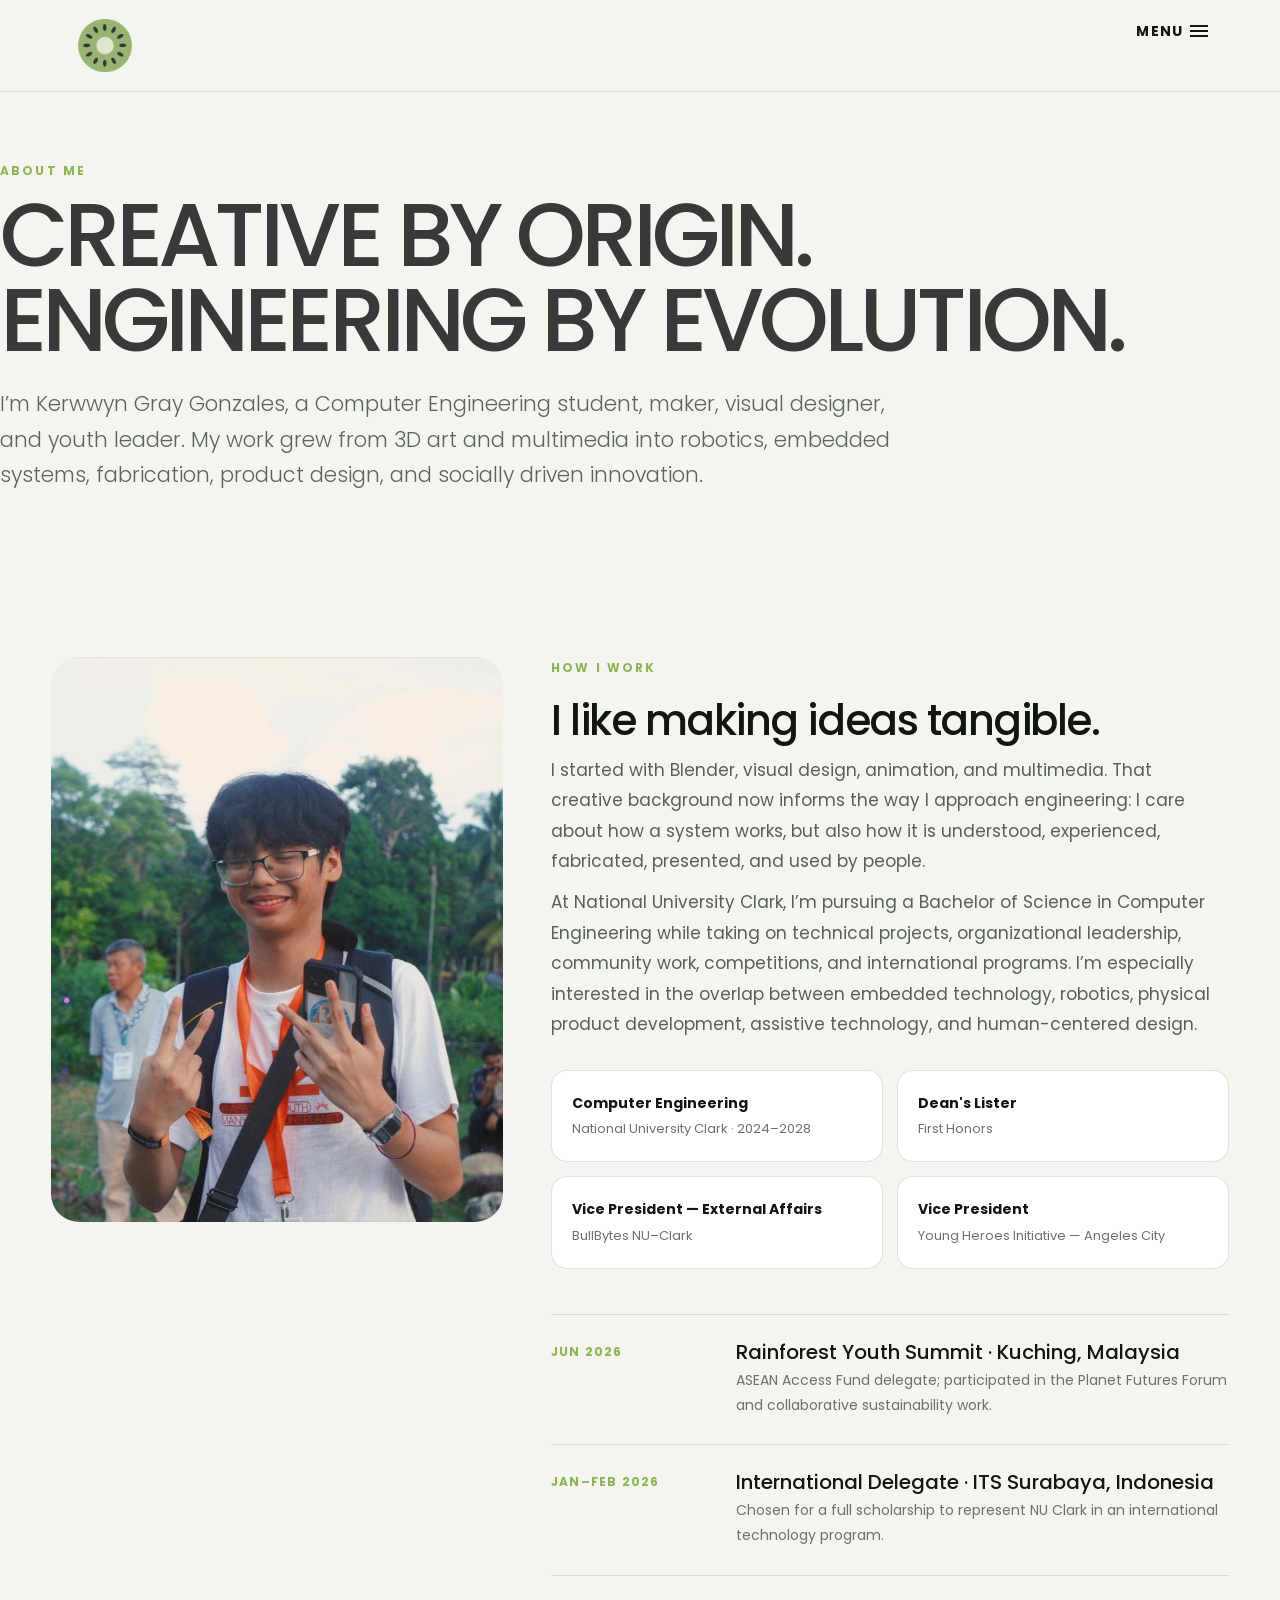
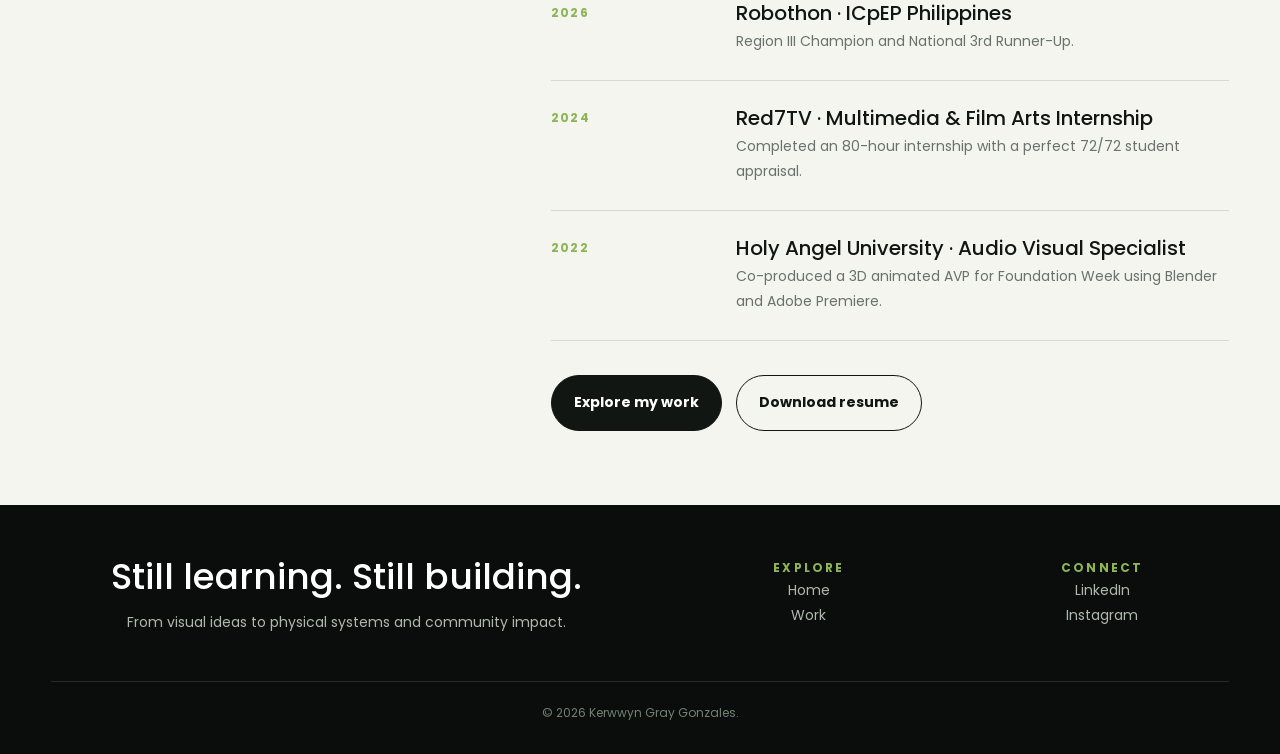
<file: about.html>
<!DOCTYPE html>
<html lang="en">
<head>
  <meta charset="utf-8"><meta http-equiv="X-UA-Compatible" content="IE=edge"><meta name="viewport" content="width=device-width, initial-scale=1">
  <title>About — Kerwwyn Gray Gonzales</title>
  <link rel="icon" href="img/Kiwi.png" type="image/x-icon">
  <link href="css/bootstrap.min.css" rel="stylesheet"><link href="ionicons/css/ionicons.min.css" rel="stylesheet"><link href="css/style.css" rel="stylesheet"><link href="css/style-v2.css" rel="stylesheet">
</head>
<body>
  <header class="box-header"><div class="box-logo"><a href="index.html"><img src="img/Kiwi.png" alt="Kerwwyn Gray logo"></a></div><a class="box-primary-nav-trigger" href="#0"><span class="box-menu-text">Menu</span><span class="box-menu-icon"></span></a></header>
  <nav><ul class="box-primary-nav"><li class="box-label">Explore</li><li><a href="index.html">Home</a></li><li><a href="portfolio.html">Selected Work</a></li><li><a href="about.html">About Me</a> <i class="ion-ios-circle-filled color"></i></li><li><a href="contact.html">Contact</a></li><li><a href="img/Gonzales, Kerwwyn Gray - Resume.pdf" download>Resume</a></li></ul></nav>
  <main>
    <section class="v2-shell page-hero reveal"><div class="eyebrow">About me</div><h1>Creative by origin.<br>Engineering by evolution.</h1><p class="lead">I’m Kerwwyn Gray Gonzales, a Computer Engineering student, maker, visual designer, and youth leader. My work grew from 3D art and multimedia into robotics, embedded systems, fabrication, product design, and socially driven innovation.</p></section>
    <section class="section-v2 compact"><div class="v2-shell about-grid">
      <div class="about-photo reveal"><img src="img/portfolio-2026/rays-portrait.jpg" alt="Kerwwyn Gray Gonzales"></div>
      <div class="about-copy reveal">
        <div class="eyebrow">How I work</div><h2>I like making ideas tangible.</h2>
        <p>I started with Blender, visual design, animation, and multimedia. That creative background now informs the way I approach engineering: I care about how a system works, but also how it is understood, experienced, fabricated, presented, and used by people.</p>
        <p>At National University Clark, I’m pursuing a Bachelor of Science in Computer Engineering while taking on technical projects, organizational leadership, community work, competitions, and international programs. I’m especially interested in the overlap between embedded technology, robotics, physical product development, assistive technology, and human-centered design.</p>
        <div class="mini-grid">
          <div class="mini-card"><strong>Computer Engineering</strong><span>National University Clark · 2024–2028</span></div>
          <div class="mini-card"><strong>Dean's Lister</strong><span>First Honors</span></div>
          <div class="mini-card"><strong>Vice President — External Affairs</strong><span>BullBytes NU–Clark</span></div>
          <div class="mini-card"><strong>Vice President</strong><span>Young Heroes Initiative — Angeles City</span></div>
        </div>
        <div class="cv-timeline">
          <div class="cv-row"><div class="date">Jun 2026</div><div><h4>Rainforest Youth Summit · Kuching, Malaysia</h4><p>ASEAN Access Fund delegate; participated in the Planet Futures Forum and collaborative sustainability work.</p></div></div>
          <div class="cv-row"><div class="date">Jan–Feb 2026</div><div><h4>International Delegate · ITS Surabaya, Indonesia</h4><p>Chosen for a full scholarship to represent NU Clark in an international technology program.</p></div></div>
          <div class="cv-row"><div class="date">2026</div><div><h4>Robothon · ICpEP Philippines</h4><p>Region III Champion and National 3rd Runner-Up.</p></div></div>
          <div class="cv-row"><div class="date">2024</div><div><h4>Red7TV · Multimedia & Film Arts Internship</h4><p>Completed an 80-hour internship with a perfect 72/72 student appraisal.</p></div></div>
          <div class="cv-row"><div class="date">2022</div><div><h4>Holy Angel University · Audio Visual Specialist</h4><p>Co-produced a 3D animated AVP for Foundation Week using Blender and Adobe Premiere.</p></div></div>
        </div>
        <div class="hero-actions"><a class="btn-v2 primary" href="portfolio.html">Explore my work</a><a class="btn-v2" href="img/Gonzales, Kerwwyn Gray - Resume.pdf" download>Download resume</a></div>
      </div>
    </div></section>
  </main>
  <footer class="footer-v2"><div class="v2-shell"><div class="footer-grid"><div><h3>Still learning. Still building.</h3><p>From visual ideas to physical systems and community impact.</p></div><div><div class="eyebrow">Explore</div><p><a href="index.html">Home</a><br><a href="portfolio.html">Work</a></p></div><div><div class="eyebrow">Connect</div><p><a href="https://www.linkedin.com/in/kerwwyn-gonzales-182136356/">LinkedIn</a><br><a href="https://www.instagram.com/kiwi.gnz/?hl=en">Instagram</a></p></div></div><div class="footer-bottom">© <span data-year></span> Kerwwyn Gray Gonzales.</div></div></footer>
  <script src="js/jquery-2.1.1.js"></script><script src="js/bootstrap.min.js"></script><script src="js/menu.js"></script><script src="js/custom.js"></script><script src="js/site-v2.js"></script>
</body>
</html>
</file>
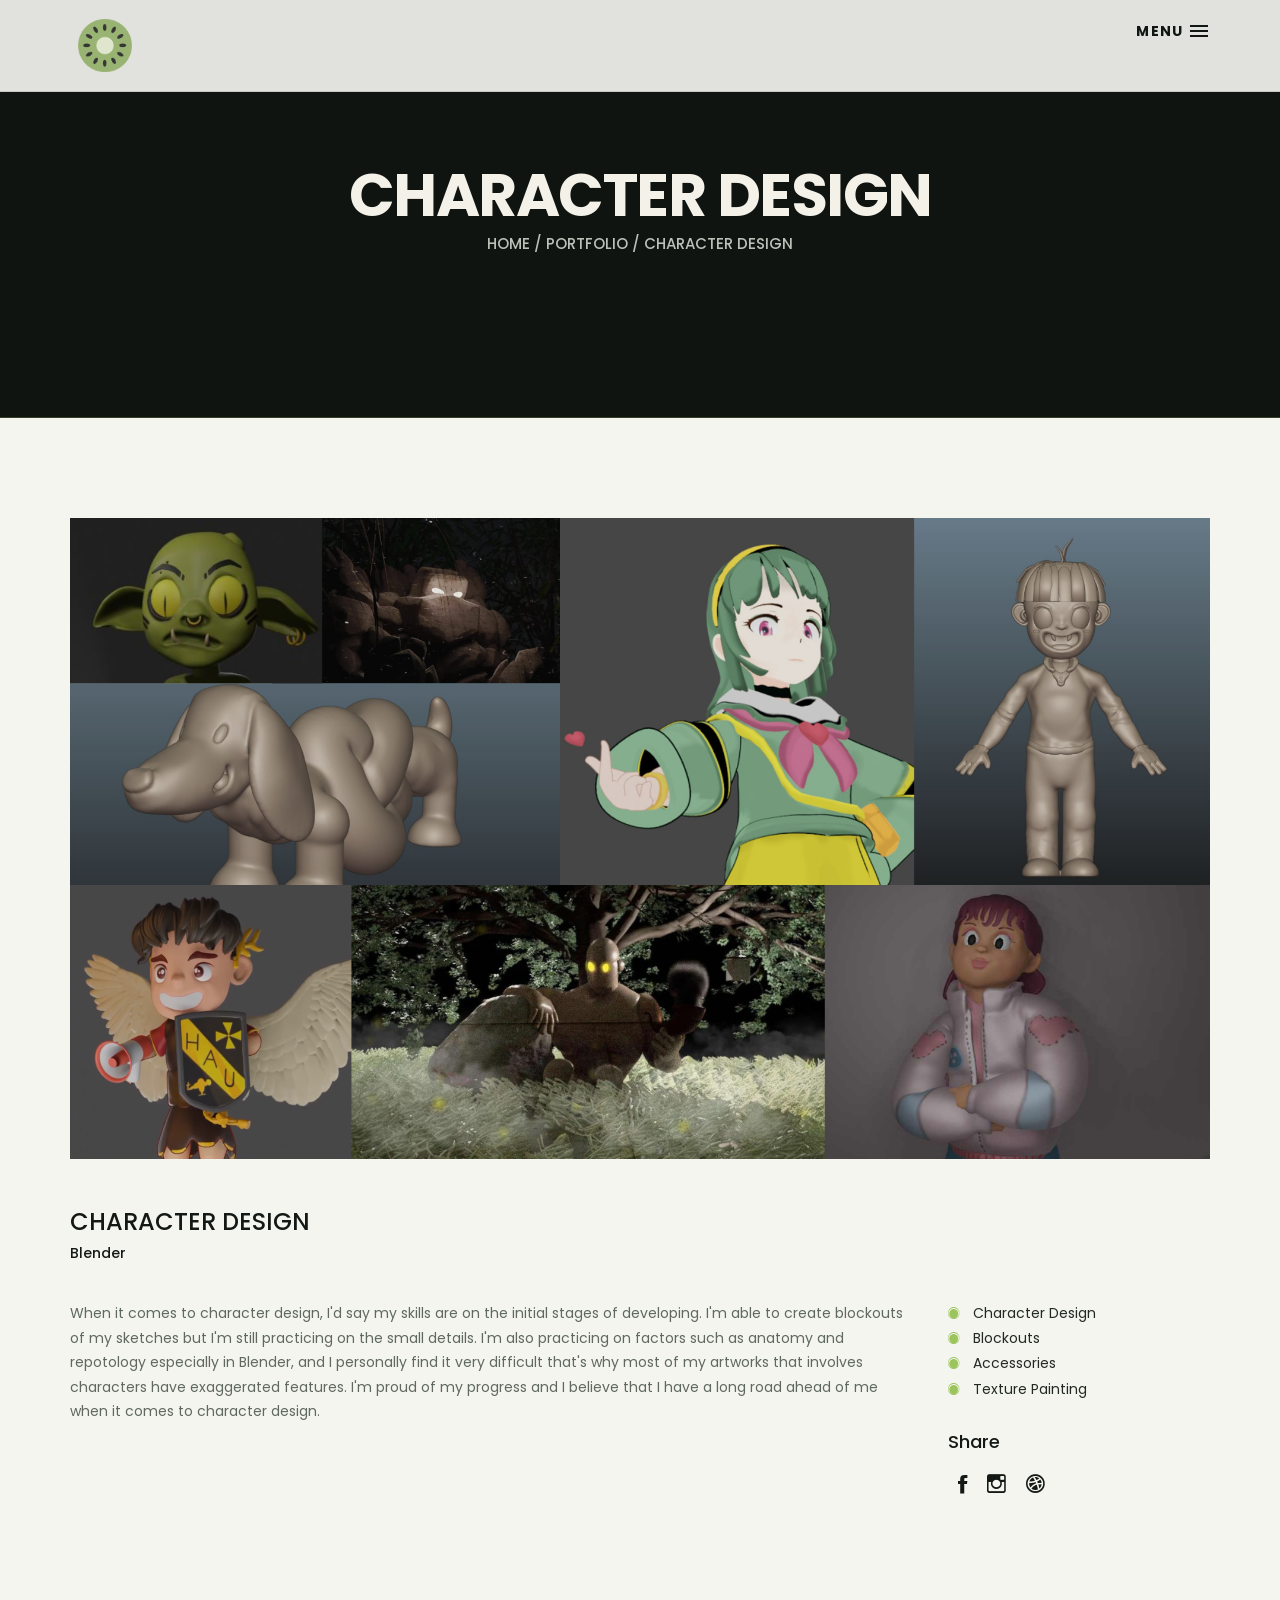
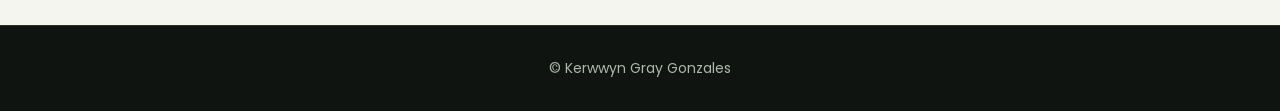
<file: Character Design.html>
<!DOCTYPE html>
<html lang="en">

<head>
    <meta charset="utf-8">
    <meta http-equiv="X-UA-Compatible" content="IE=edge">
    <meta name="viewport" content="width=device-width, initial-scale=1">
    <!-- The above 3 meta tags *must* come first in the head; any other head content must come *after* these tags -->
    <title>Kerwwyn Gray</title>
    <link rel="icon" href="img/Kiwi.png" type="image/x-icon">

    <!-- Bootstrap -->
    <link href="css/bootstrap.min.css" rel="stylesheet">
    <link href="ionicons/css/ionicons.min.css" rel="stylesheet">

    <!-- main css -->
    <link href="css/style.css" rel="stylesheet">
    <link href="css/style-v2.css" rel="stylesheet">


    <!-- modernizr -->
    <script src="js/modernizr.js"></script>

    <!-- HTML5 shim and Respond.js for IE8 support of HTML5 elements and media queries -->
    <!-- WARNING: Respond.js doesn't work if you view the page via file:// -->
    <!--[if lt IE 9]>
      <script src="https://oss.maxcdn.com/html5shiv/3.7.2/html5shiv.min.js"></script>
      <script src="https://oss.maxcdn.com/respond/1.4.2/respond.min.js"></script>
    <![endif]-->
</head>

<body>

    <!-- Preloader -->
    <div id="preloader">
        <div class="pre-container">
            <div class="spinner">
                <div class="double-bounce1"></div>
                <div class="double-bounce2"></div>
            </div>
        </div>
    </div>
    <!-- end Preloader -->

    <div class="container-fluid">
       <!-- box-header -->
        <header class="box-header">
            <div class="box-logo">
                <a href="index.html"><img src="img/Kiwi.png" width="80" alt="Logo"></a>
            </div>
            <!-- box-nav -->
            <a class="box-primary-nav-trigger" href="#0">
                <span class="box-menu-text">Menu</span><span class="box-menu-icon"></span>
            </a>
            <!-- box-primary-nav-trigger -->
        </header>
        <!-- end box-header -->
        
        <!-- nav -->
        <nav>
            <ul class="box-primary-nav">
                <li class="box-label">About me</li>
                
                <li><a href="index.html">Intro</a> <i class="ion-ios-circle-filled color"></i></li>
                <li><a href="about.html">About me</a></li>
                <li><a href="img/Gonzales, Kerwwyn Gray - Resume.pdf" download">Resume</a></li>
		<li><a href="img/Gonzales, Kerwwyn Gray - Curriculum Vitae.pdf" download">Curriculum Vitae</a></li>



                <li class="box-label">Follow me</li>

                <li class="box-social"><a href="https://www.facebook.com/kerwwyn.gonzales"><i class="ion-social-facebook"></i></a></li>
                <li class="box-social"><a href="https://www.instagram.com/kiwi.gnz/?hl=en"><i class="ion-social-instagram-outline"></i></a></li>
                <li class="box-social"><a href="#0"><i class="ion-social-twitter"></i></a></li>
                <li class="box-social"><a href="#0"><i class="ion-social-dribbble"></i></a></li>
            </ul>
        </nav>
        <!-- end nav -->
    </div>
    
    <!-- top-bar -->
    <div class="top-bar">
        <h1>Character Design</h1>
        <p><a href="#">Home</a> / <a href="#">portfolio</a> / Character Design</p>
    </div>
    <!-- end top-bar -->
    
    <!-- main-container -->
    <div class="container main-container">
        <div class="col-md-12">
            <img src="img/Character Design.png" alt="" class="img-responsive" />
            <div class="h-30"></div>
        </div>

        <div class="col-md-12">
            <h3 class="text-uppercase">Character Design</h3>
            <h5>Blender</h5>
            <div class="h-30"></div>
        </div>

        <div class="col-md-9">
            <p>When it comes to character design, I'd say my skills are on the initial stages of developing. I'm able to create blockouts of my sketches but I'm still practicing on the small details. I'm also practicing on factors such as anatomy and repotology especially in Blender, and I personally find it very difficult that's why most of my artworks that involves characters have exaggerated features. I'm proud of my progress and I believe that I have a long road ahead of me when it comes to character design. </p>
        </div>

        <div class="col-md-3">
            <ul class="cat-ul">
                <li><i class="ion-ios-circle-filled"></i> Character Design</li>
                <li><i class="ion-ios-circle-filled"></i> Blockouts</li>
                <li><i class="ion-ios-circle-filled"></i> Accessories</li>
                <li><i class="ion-ios-circle-filled"></i> Texture Painting</li>
            </ul>
            <div class="h-10"></div>
            <h4>Share</h4>
            <ul class="social-ul">
                <li class="box-social"><a href="https://www.facebook.com/kerwwyn.gonzales"><i class="ion-social-facebook"></i></a></li>
                <li class="box-social"><a href="https://www.instagram.com/kiwi.gnz/?hl=en"><i class="ion-social-instagram-outline"></i></a></li>
<ion-icon name="logo-discord"></ion-icon>
                <li class="box-social"><a href="#0"><i class="ion-social-dribbble"></i></a></li>
            </ul>
        </div>
    </div>
    <!-- end main-container -->


    <!-- footer -->
    <footer>
        <div class="container-fluid">
            <p class="copyright">© Kerwwyn Gray Gonzales</p>
        </div>
    </footer>
    <!-- end footer -->
    
    <!-- back to top -->
    <a href="#0" class="cd-top"><i class="ion-android-arrow-up"></i></a>
    <!-- end back to top -->




    <!-- jQuery -->
    <script src="js/jquery-2.1.1.js"></script>
    <!--  plugins -->
    <script src="js/bootstrap.min.js"></script>
    <script src="js/menu.js"></script>
    <script src="js/animated-headline.js"></script>
    <script src="js/isotope.pkgd.min.js"></script>


    <!--  custom script -->
    <script src="js/custom.js"></script>

</body>

</html>
</file>
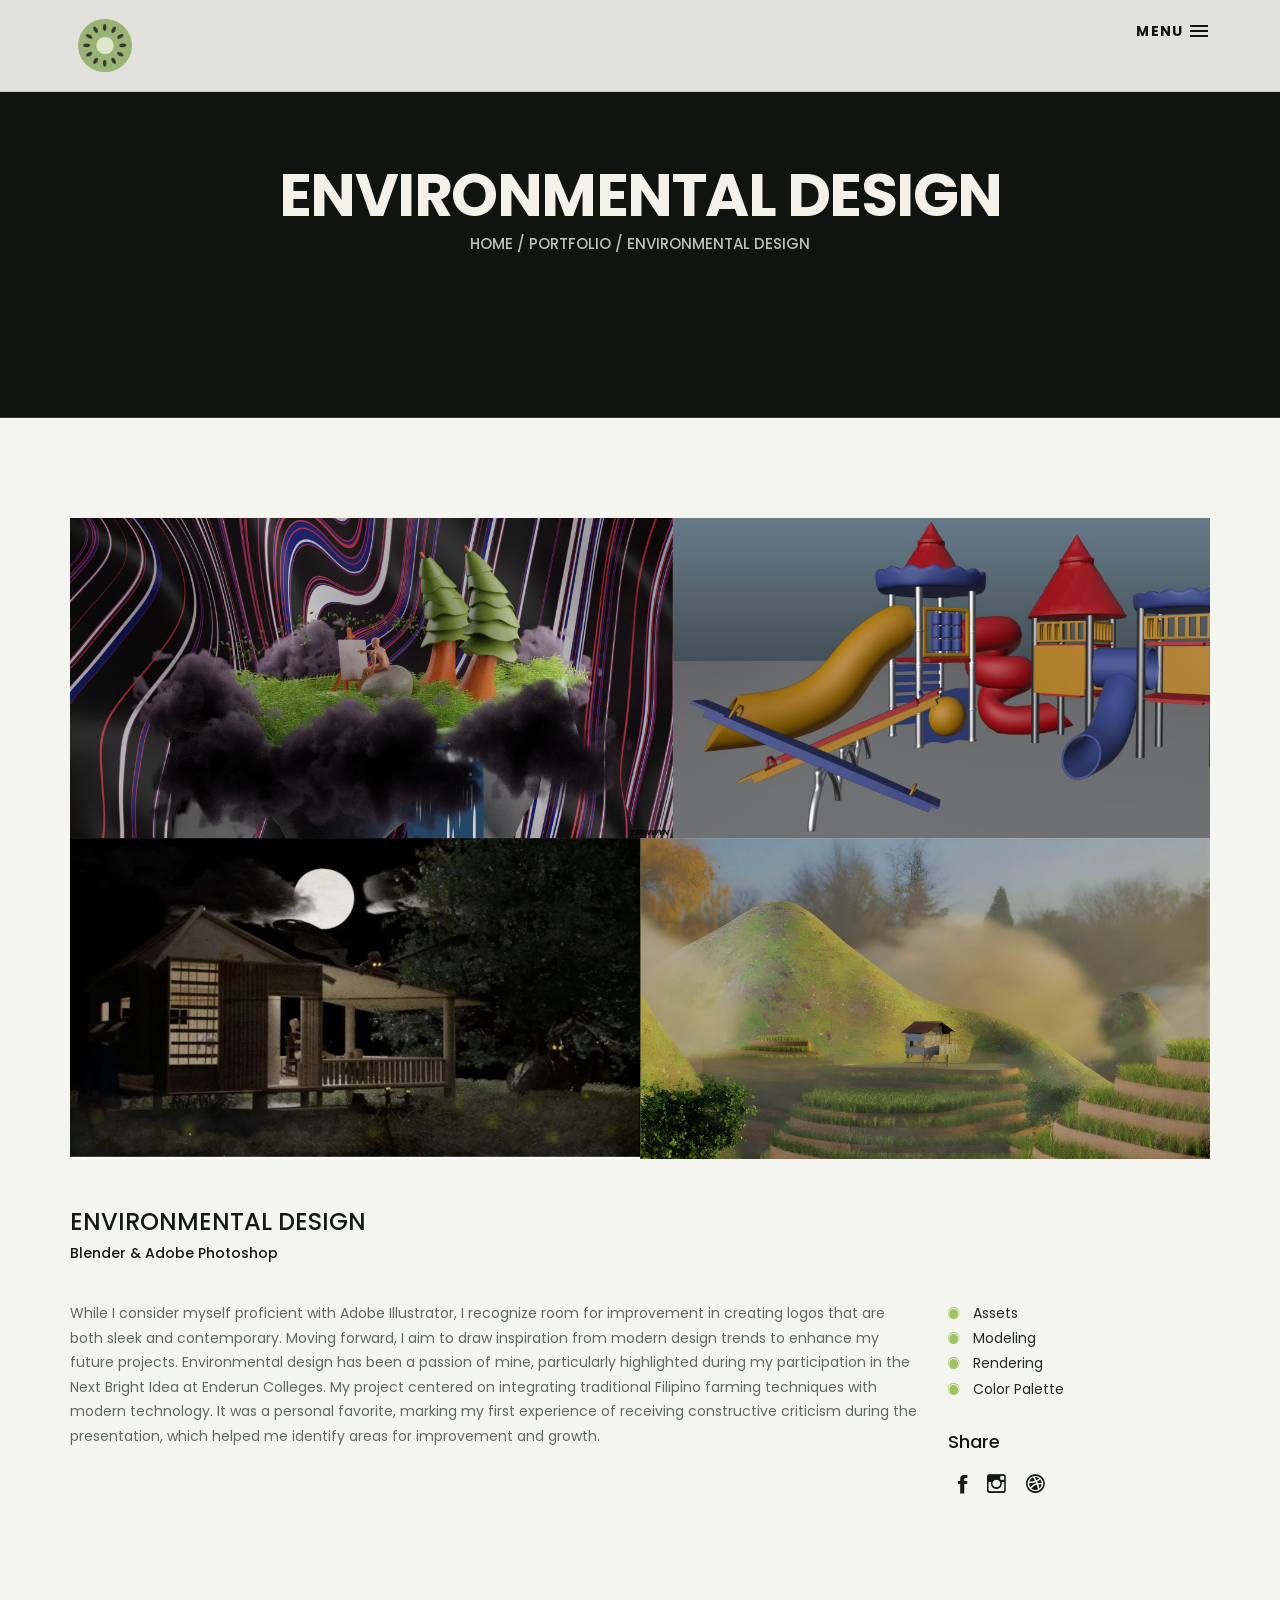
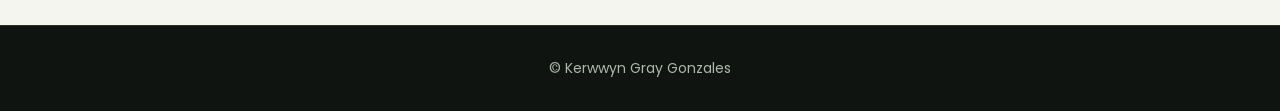
<file: Environmental Design.html>
<!DOCTYPE html>
<html lang="en">

<head>
    <meta charset="utf-8">
    <meta http-equiv="X-UA-Compatible" content="IE=edge">
    <meta name="viewport" content="width=device-width, initial-scale=1">
    <!-- The above 3 meta tags *must* come first in the head; any other head content must come *after* these tags -->
    <title>Kerwwyn Gray</title>
    <link rel="icon" href="img/Kiwi.png" type="image/x-icon">

    <!-- Bootstrap -->
    <link href="css/bootstrap.min.css" rel="stylesheet">
    <link href="ionicons/css/ionicons.min.css" rel="stylesheet">

    <!-- main css -->
    <link href="css/style.css" rel="stylesheet">
    <link href="css/style-v2.css" rel="stylesheet">


    <!-- modernizr -->
    <script src="js/modernizr.js"></script>

    <!-- HTML5 shim and Respond.js for IE8 support of HTML5 elements and media queries -->
    <!-- WARNING: Respond.js doesn't work if you view the page via file:// -->
    <!--[if lt IE 9]>
      <script src="https://oss.maxcdn.com/html5shiv/3.7.2/html5shiv.min.js"></script>
      <script src="https://oss.maxcdn.com/respond/1.4.2/respond.min.js"></script>
    <![endif]-->
</head>

<body>

    <!-- Preloader -->
    <div id="preloader">
        <div class="pre-container">
            <div class="spinner">
                <div class="double-bounce1"></div>
                <div class="double-bounce2"></div>
            </div>
        </div>
    </div>
    <!-- end Preloader -->

    <div class="container-fluid">
       <!-- box-header -->
        <header class="box-header">
            <div class="box-logo">
                <a href="index.html"><img src="img/Kiwi.png" width="80" alt="Logo"></a>
            </div>
            <!-- box-nav -->
            <a class="box-primary-nav-trigger" href="#0">
                <span class="box-menu-text">Menu</span><span class="box-menu-icon"></span>
            </a>
            <!-- box-primary-nav-trigger -->
        </header>
        <!-- end box-header -->
        
        <!-- nav -->
        <nav>
            <ul class="box-primary-nav">
                <li class="box-label">About me</li>

                <li><a href="index.html">Intro</a> <i class="ion-ios-circle-filled color"></i></li>
                <li><a href="about.html">About me</a></li>
                <li><a href="img/Gonzales, Kerwwyn Gray - Resume.pdf" download">Resume</a></li>
		<li><a href="img/Gonzales, Kerwwyn Gray - Curriculum Vitae.pdf" download">Curriculum Vitae</a></li>



                <li class="box-label">Follow me</li>

                <li class="box-social"><a href="https://www.facebook.com/kerwwyn.gonzales"><i class="ion-social-facebook"></i></a></li>
                <li class="box-social"><a href="https://www.instagram.com/kiwi.gnz/?hl=en"><i class="ion-social-instagram-outline"></i></a></li>
                <li class="box-social"><a href="#0"><i class="ion-social-twitter"></i></a></li>
                <li class="box-social"><a href="#0"><i class="ion-social-dribbble"></i></a></li>
            </ul>
        </nav>
        <!-- end nav -->
    </div>
    
    <!-- top-bar -->
    <div class="top-bar">
        <h1>Environmental Design</h1>
        <p><a href="#">Home</a> / <a href="#">portfolio</a> / Environmental Design</p>
    </div>
    <!-- end top-bar -->
    
    <!-- main-container -->
    <div class="container main-container">
        <div class="col-md-12">
            <img src="img/Untitled design.png" alt="" class="img-responsive" />
            <div class="h-30"></div>
        </div>

        <div class="col-md-12">
            <h3 class="text-uppercase">Environmental Design</h3>
            <h5>Blender & Adobe Photoshop</h5>
            <div class="h-30"></div>
        </div>

        <div class="col-md-9">
            <p>While I consider myself proficient with Adobe Illustrator, I recognize room for improvement in creating logos that are both sleek and contemporary. Moving forward, I aim to draw inspiration from modern design trends to enhance my future projects.
Environmental design has been a passion of mine, particularly highlighted during my participation in the Next Bright Idea at Enderun Colleges. My project centered on integrating traditional Filipino farming techniques with modern technology. It was a personal favorite, marking my first experience of receiving constructive criticism during the presentation, which helped me identify areas for improvement and growth.
</p>

        </div>

        <div class="col-md-3">
            <ul class="cat-ul">
                <li><i class="ion-ios-circle-filled"></i> Assets</li>
                <li><i class="ion-ios-circle-filled"></i> Modeling</li>
                <li><i class="ion-ios-circle-filled"></i> Rendering</li>
                <li><i class="ion-ios-circle-filled"></i> Color Palette</li>
            </ul>
            <div class="h-10"></div>
            <h4>Share</h4>
            <ul class="social-ul">
                <li class="box-social"><a href="https://www.facebook.com/kerwwyn.gonzales"><i class="ion-social-facebook"></i></a></li>
                <li class="box-social"><a href="https://www.instagram.com/kiwi.gnz/?hl=en"><i class="ion-social-instagram-outline"></i></a></li>
<ion-icon name="logo-discord"></ion-icon>
                <li class="box-social"><a href="#0"><i class="ion-social-dribbble"></i></a></li>
            </ul>
        </div>
    </div>
    <!-- end main-container -->


    <!-- footer -->
    <footer>
        <div class="container-fluid">
            <p class="copyright">© Kerwwyn Gray Gonzales</p>
        </div>
    </footer>
    <!-- end footer -->
    
    <!-- back to top -->
    <a href="#0" class="cd-top"><i class="ion-android-arrow-up"></i></a>
    <!-- end back to top -->




    <!-- jQuery -->
    <script src="js/jquery-2.1.1.js"></script>
    <!--  plugins -->
    <script src="js/bootstrap.min.js"></script>
    <script src="js/menu.js"></script>
    <script src="js/animated-headline.js"></script>
    <script src="js/isotope.pkgd.min.js"></script>


    <!--  custom script -->
    <script src="js/custom.js"></script>

</body>

</html>
</file>
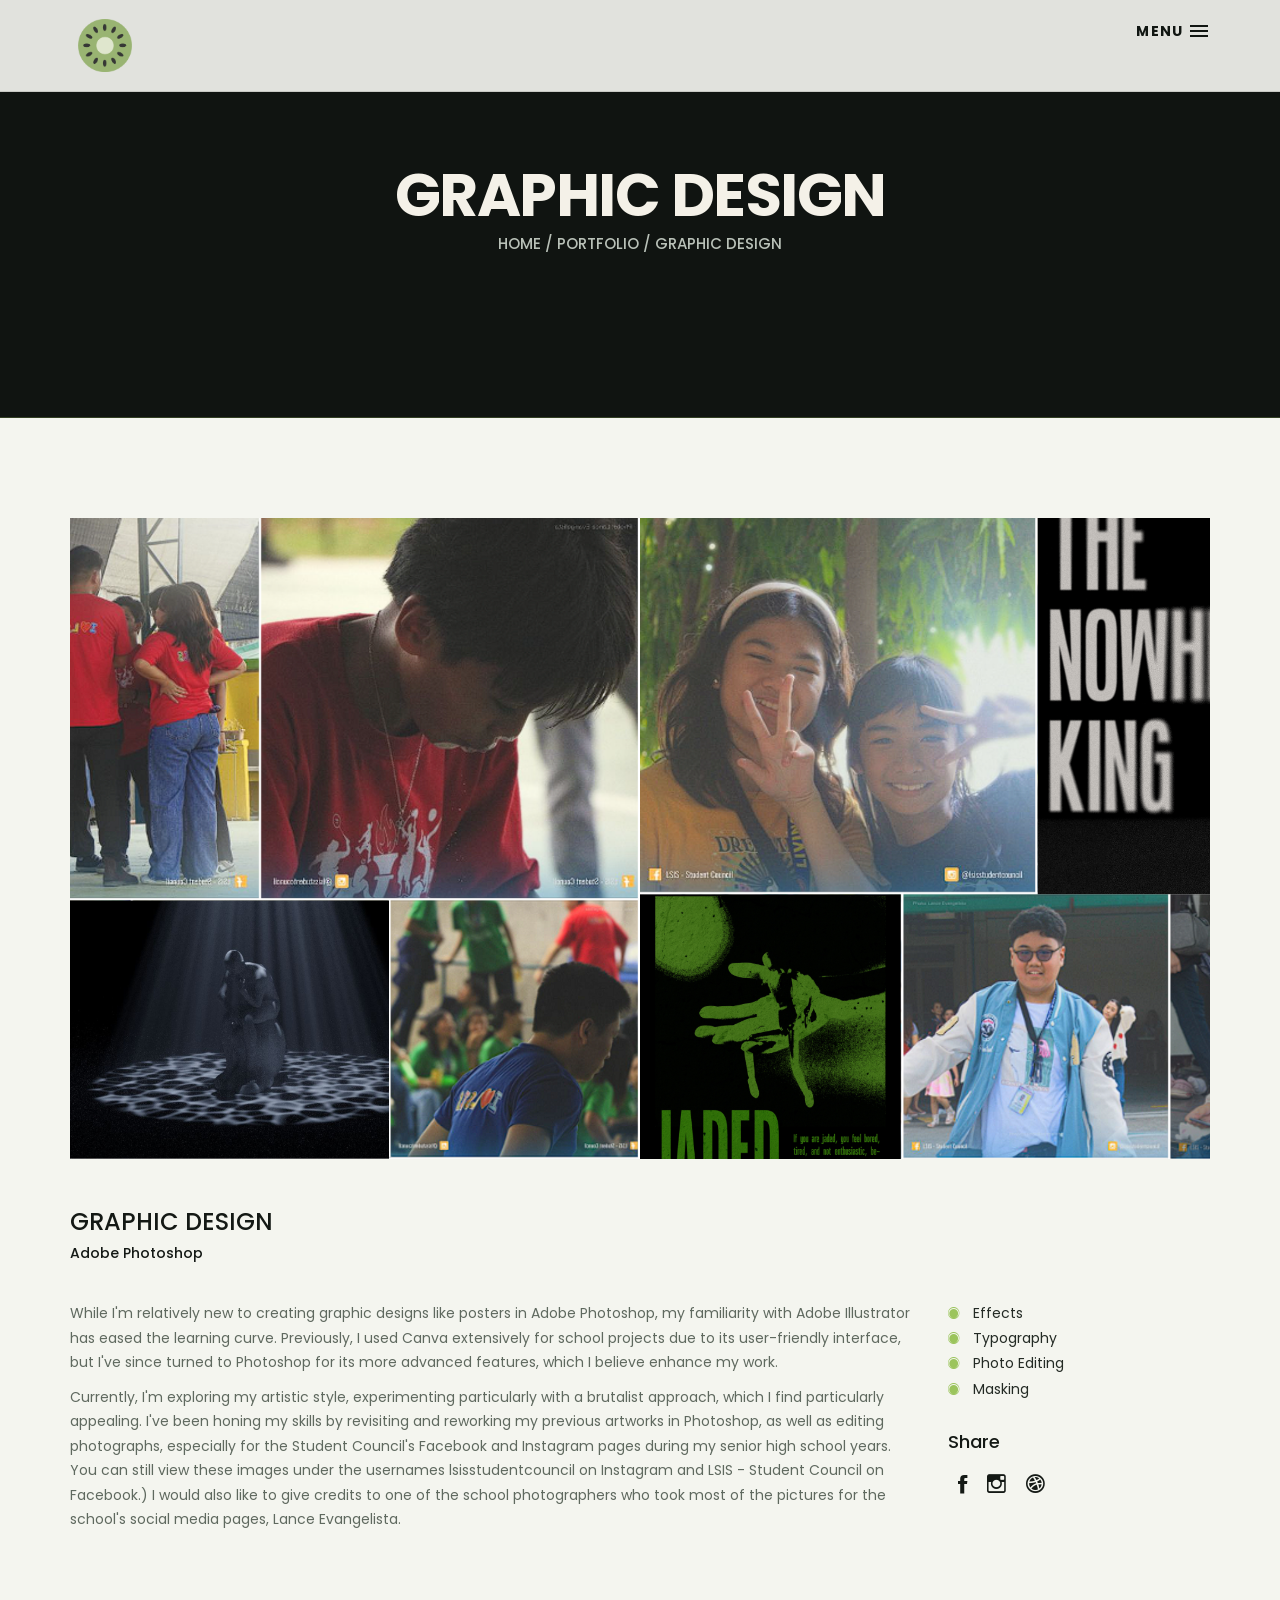
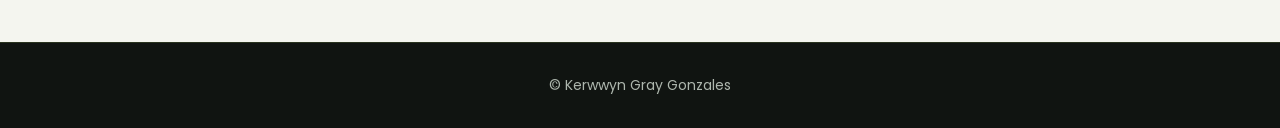
<file: Graphic Design.html>
<!DOCTYPE html>
<html lang="en">

<head>
    <meta charset="utf-8">
    <meta http-equiv="X-UA-Compatible" content="IE=edge">
    <meta name="viewport" content="width=device-width, initial-scale=1">
    <!-- The above 3 meta tags *must* come first in the head; any other head content must come *after* these tags -->
    <title>Kerwwyn Gray</title>
    <link rel="icon" href="img/Kiwi.png" type="image/x-icon">

    <!-- Bootstrap -->
    <link href="css/bootstrap.min.css" rel="stylesheet">
    <link href="ionicons/css/ionicons.min.css" rel="stylesheet">

    <!-- main css -->
    <link href="css/style.css" rel="stylesheet">
    <link href="css/style-v2.css" rel="stylesheet">


    <!-- modernizr -->
    <script src="js/modernizr.js"></script>

    <!-- HTML5 shim and Respond.js for IE8 support of HTML5 elements and media queries -->
    <!-- WARNING: Respond.js doesn't work if you view the page via file:// -->
    <!--[if lt IE 9]>
      <script src="https://oss.maxcdn.com/html5shiv/3.7.2/html5shiv.min.js"></script>
      <script src="https://oss.maxcdn.com/respond/1.4.2/respond.min.js"></script>
    <![endif]-->
</head>

<body>

    <!-- Preloader -->
    <div id="preloader">
        <div class="pre-container">
            <div class="spinner">
                <div class="double-bounce1"></div>
                <div class="double-bounce2"></div>
            </div>
        </div>
    </div>
    <!-- end Preloader -->

    <div class="container-fluid">
       <!-- box-header -->
        <header class="box-header">
            <div class="box-logo">
                <a href="index.html"><img src="img/Kiwi.png" width="80" alt="Logo"></a>
            </div>
            <!-- box-nav -->
            <a class="box-primary-nav-trigger" href="#0">
                <span class="box-menu-text">Menu</span><span class="box-menu-icon"></span>
            </a>
            <!-- box-primary-nav-trigger -->
        </header>
        <!-- end box-header -->
        
        <!-- nav -->
        <nav>
            <ul class="box-primary-nav">
                <li class="box-label">About me</li>
                <li><a href="index.html">Intro</a> <i class="ion-ios-circle-filled color"></i></li>
                <li><a href="about.html">About me</a></li>
                <li><a href="img/Gonzales, Kerwwyn Gray - Resume.pdf" download">Resume</a></li>
		<li><a href="img/Gonzales, Kerwwyn Gray - Curriculum Vitae.pdf" download">Curriculum Vitae</a></li>



                <li class="box-label">Follow me</li>

                <li class="box-social"><a href="https://www.facebook.com/kerwwyn.gonzales"><i class="ion-social-facebook"></i></a></li>
                <li class="box-social"><a href="https://www.instagram.com/kiwi.gnz/?hl=en"><i class="ion-social-instagram-outline"></i></a></li>
                <li class="box-social"><a href="#0"><i class="ion-social-twitter"></i></a></li>
                <li class="box-social"><a href="#0"><i class="ion-social-dribbble"></i></a></li>
            </ul>
        </nav>
        <!-- end nav -->
    </div>
    
    <!-- top-bar -->
    <div class="top-bar">
        <h1>Graphic Design</h1>
        <p><a href="#">Home</a> / <a href="#">portfolio</a> / Graphic Design</p>
    </div>
    <!-- end top-bar -->
    
    <!-- main-container -->
    <div class="container main-container">
        <div class="col-md-12">
            <img src="img/Untitled design (1).png" alt="" class="img-responsive" />
            <div class="h-30"></div>
        </div>

        <div class="col-md-12">
            <h3 class="text-uppercase">Graphic Design</h3>
            <h5>Adobe Photoshop</h5>
            <div class="h-30"></div>
        </div>

        <div class="col-md-9">
            <p>While I'm relatively new to creating graphic designs like posters in Adobe Photoshop, my familiarity with Adobe Illustrator has eased the learning curve. Previously, I used Canva extensively for school projects due to its user-friendly interface, but I've since turned to Photoshop for its more advanced features, which I believe enhance my work.</p>

  <p>Currently, I'm exploring my artistic style, experimenting particularly with a brutalist approach, which I find particularly appealing. I've been honing my skills by revisiting and reworking my previous artworks in Photoshop, as well as editing photographs, especially for the Student Council's Facebook and Instagram pages during my senior high school years. You can still view these images under the usernames lsisstudentcouncil on Instagram and LSIS - Student Council on Facebook.) I would also like to give credits to one of the school photographers who took most of the pictures for the school's social media pages, Lance Evangelista.</p>
        </div>

        <div class="col-md-3">
            <ul class="cat-ul">
                <li><i class="ion-ios-circle-filled"></i> Effects</li>
                <li><i class="ion-ios-circle-filled"></i> Typography</li>
                <li><i class="ion-ios-circle-filled"></i> Photo Editing</li>
                <li><i class="ion-ios-circle-filled"></i> Masking</li>

            </ul>
            <div class="h-10"></div>
            <h4>Share</h4>
            <ul class="social-ul">
                <li class="box-social"><a href="https://www.facebook.com/kerwwyn.gonzales"><i class="ion-social-facebook"></i></a></li>
                <li class="box-social"><a href="https://www.instagram.com/kiwi.gnz/?hl=en"><i class="ion-social-instagram-outline"></i></a></li>
<ion-icon name="logo-discord"></ion-icon>
                <li class="box-social"><a href="#0"><i class="ion-social-dribbble"></i></a></li>
            </ul>
        </div>
    </div>
    <!-- end main-container -->


    <!-- footer -->
    <footer>
        <div class="container-fluid">
            <p class="copyright">© Kerwwyn Gray Gonzales</p>
        </div>
    </footer>
    <!-- end footer -->
    
    <!-- back to top -->
    <a href="#0" class="cd-top"><i class="ion-android-arrow-up"></i></a>
    <!-- end back to top -->




    <!-- jQuery -->
    <script src="js/jquery-2.1.1.js"></script>
    <!--  plugins -->
    <script src="js/bootstrap.min.js"></script>
    <script src="js/menu.js"></script>
    <script src="js/animated-headline.js"></script>
    <script src="js/isotope.pkgd.min.js"></script>


    <!--  custom script -->
    <script src="js/custom.js"></script>

</body>

</html>
</file>
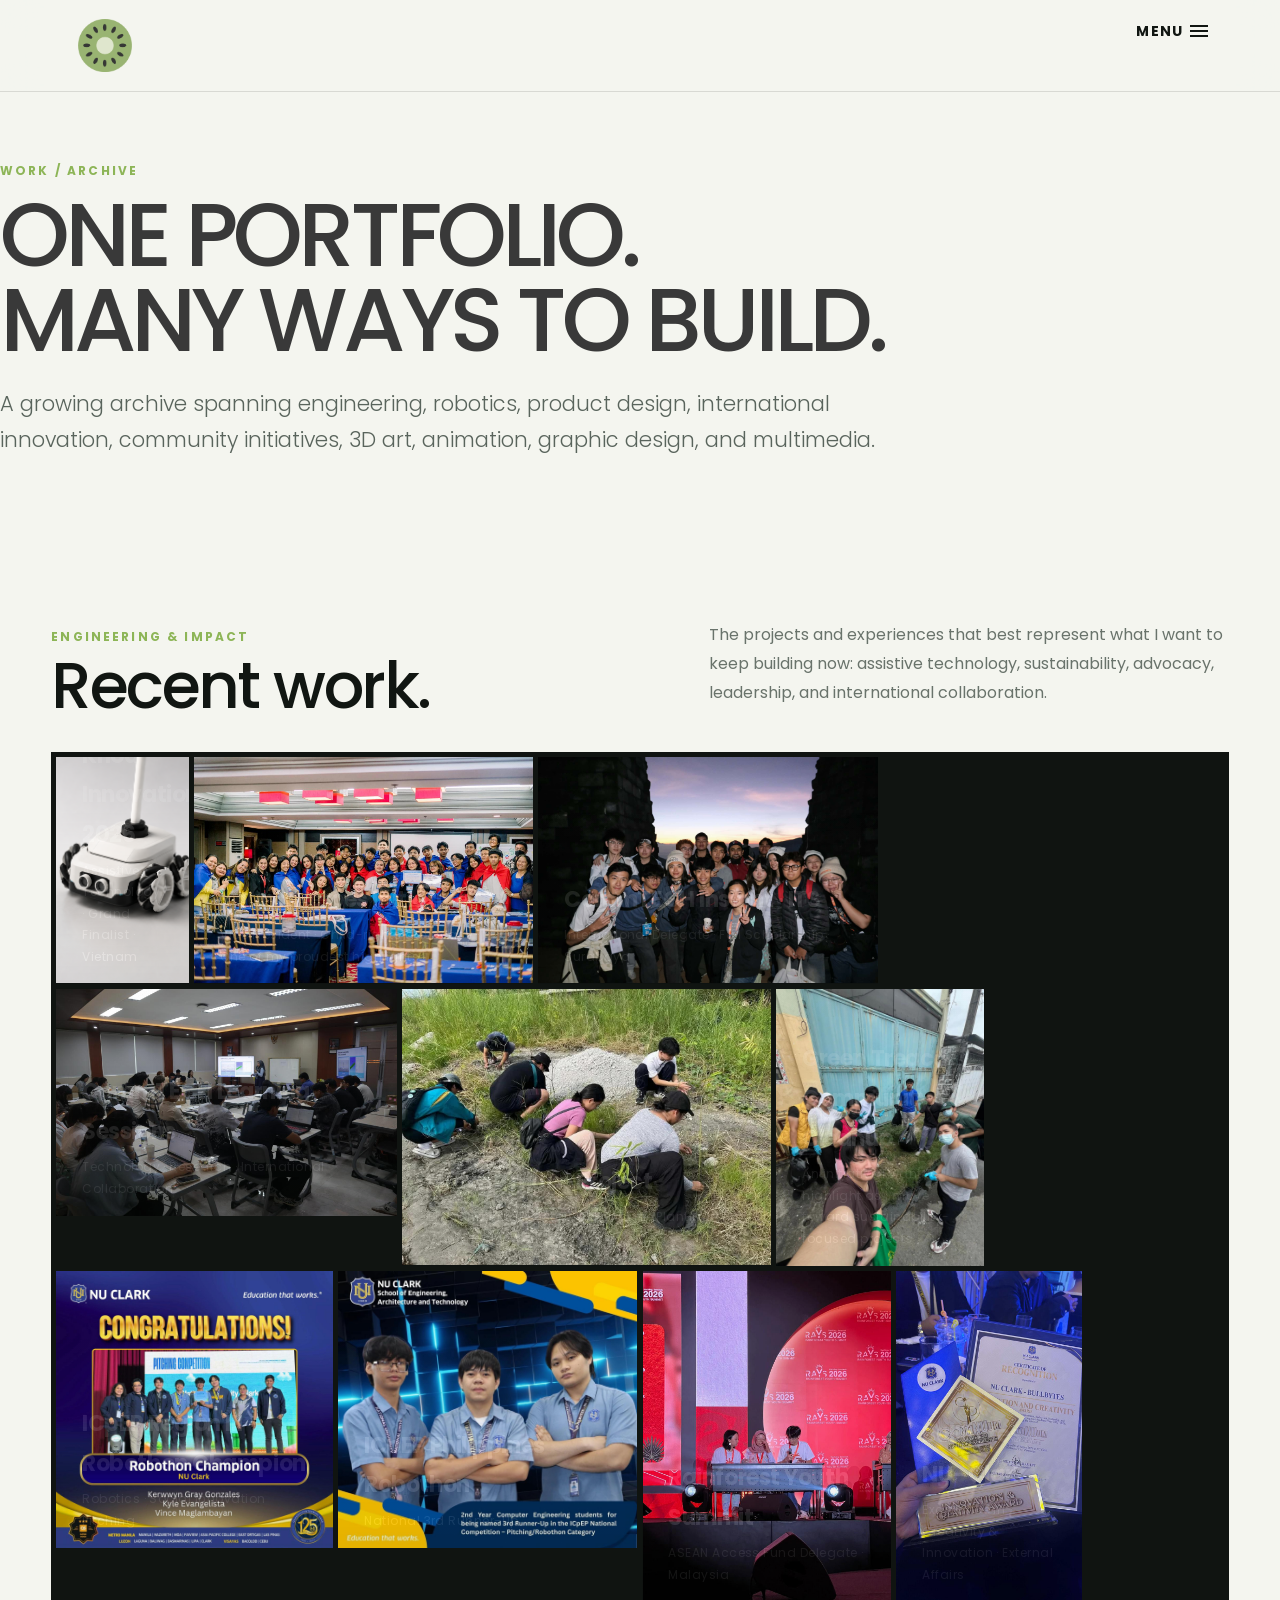
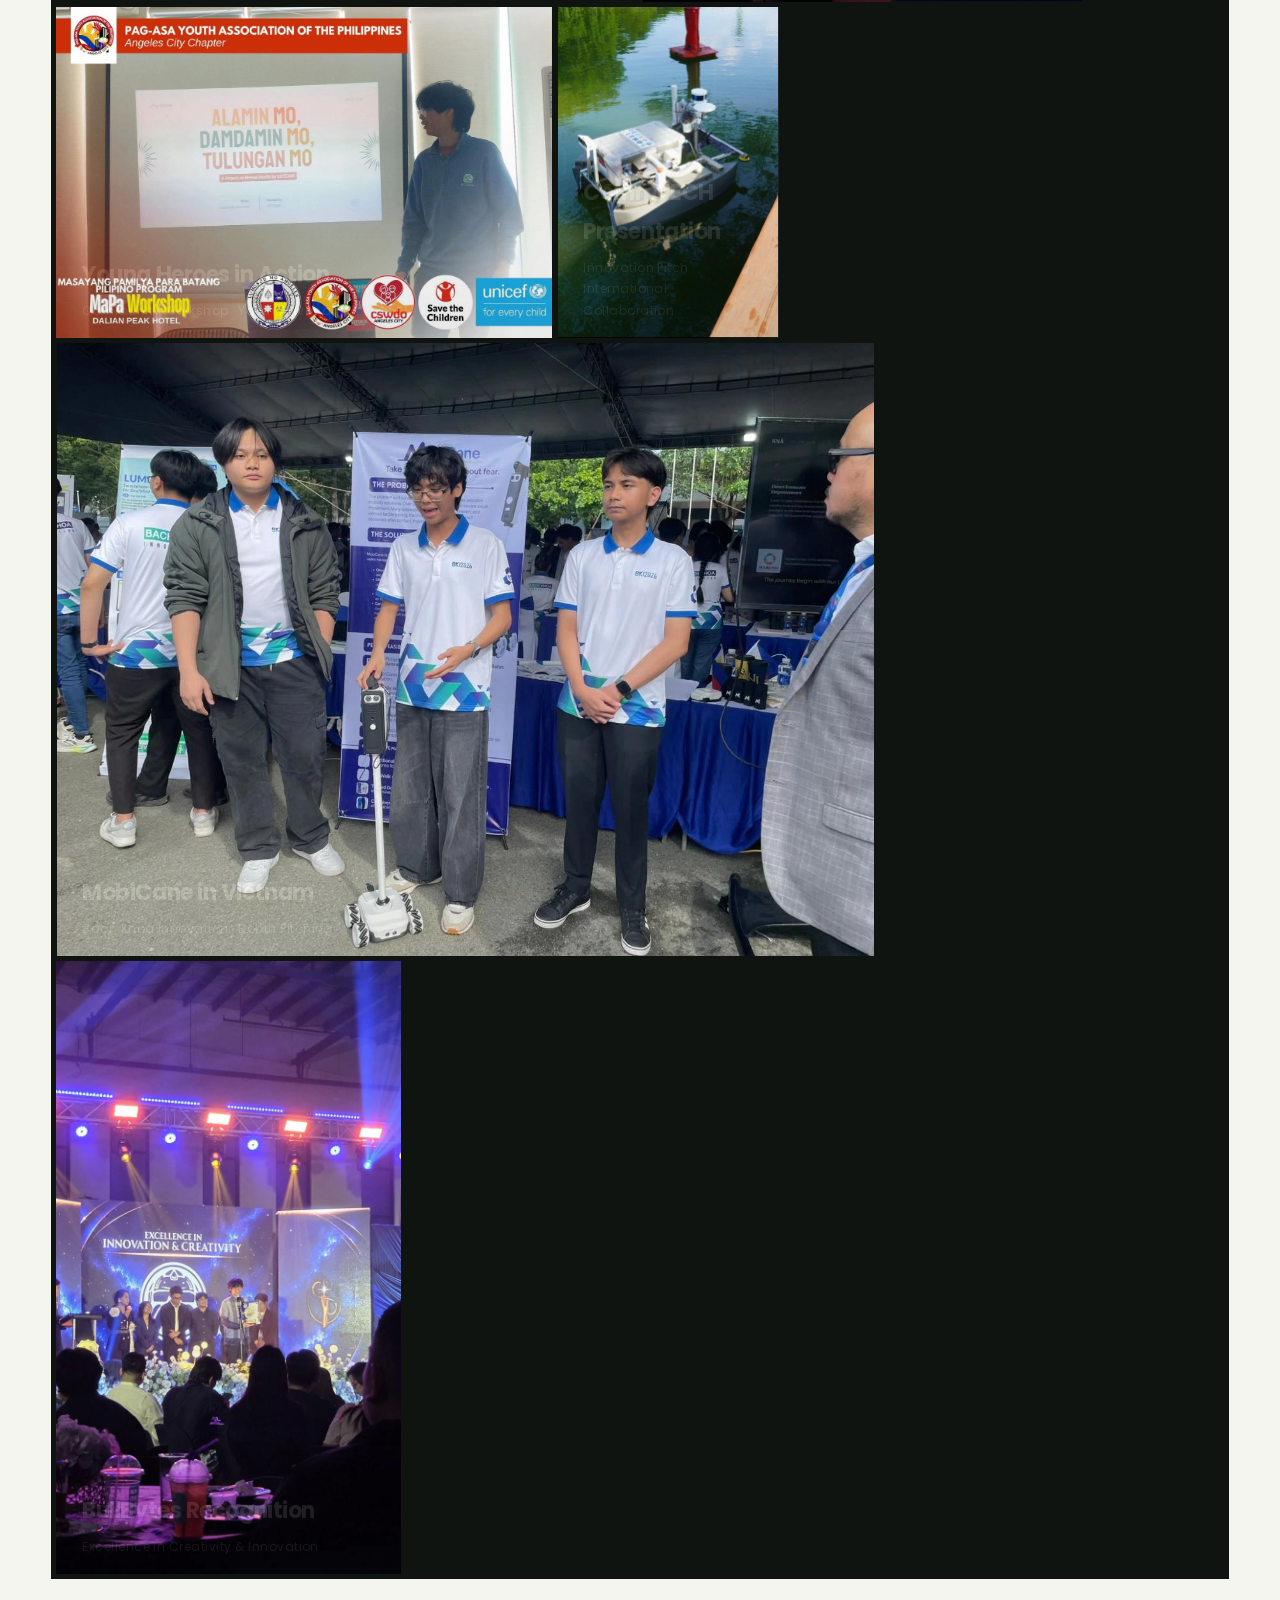
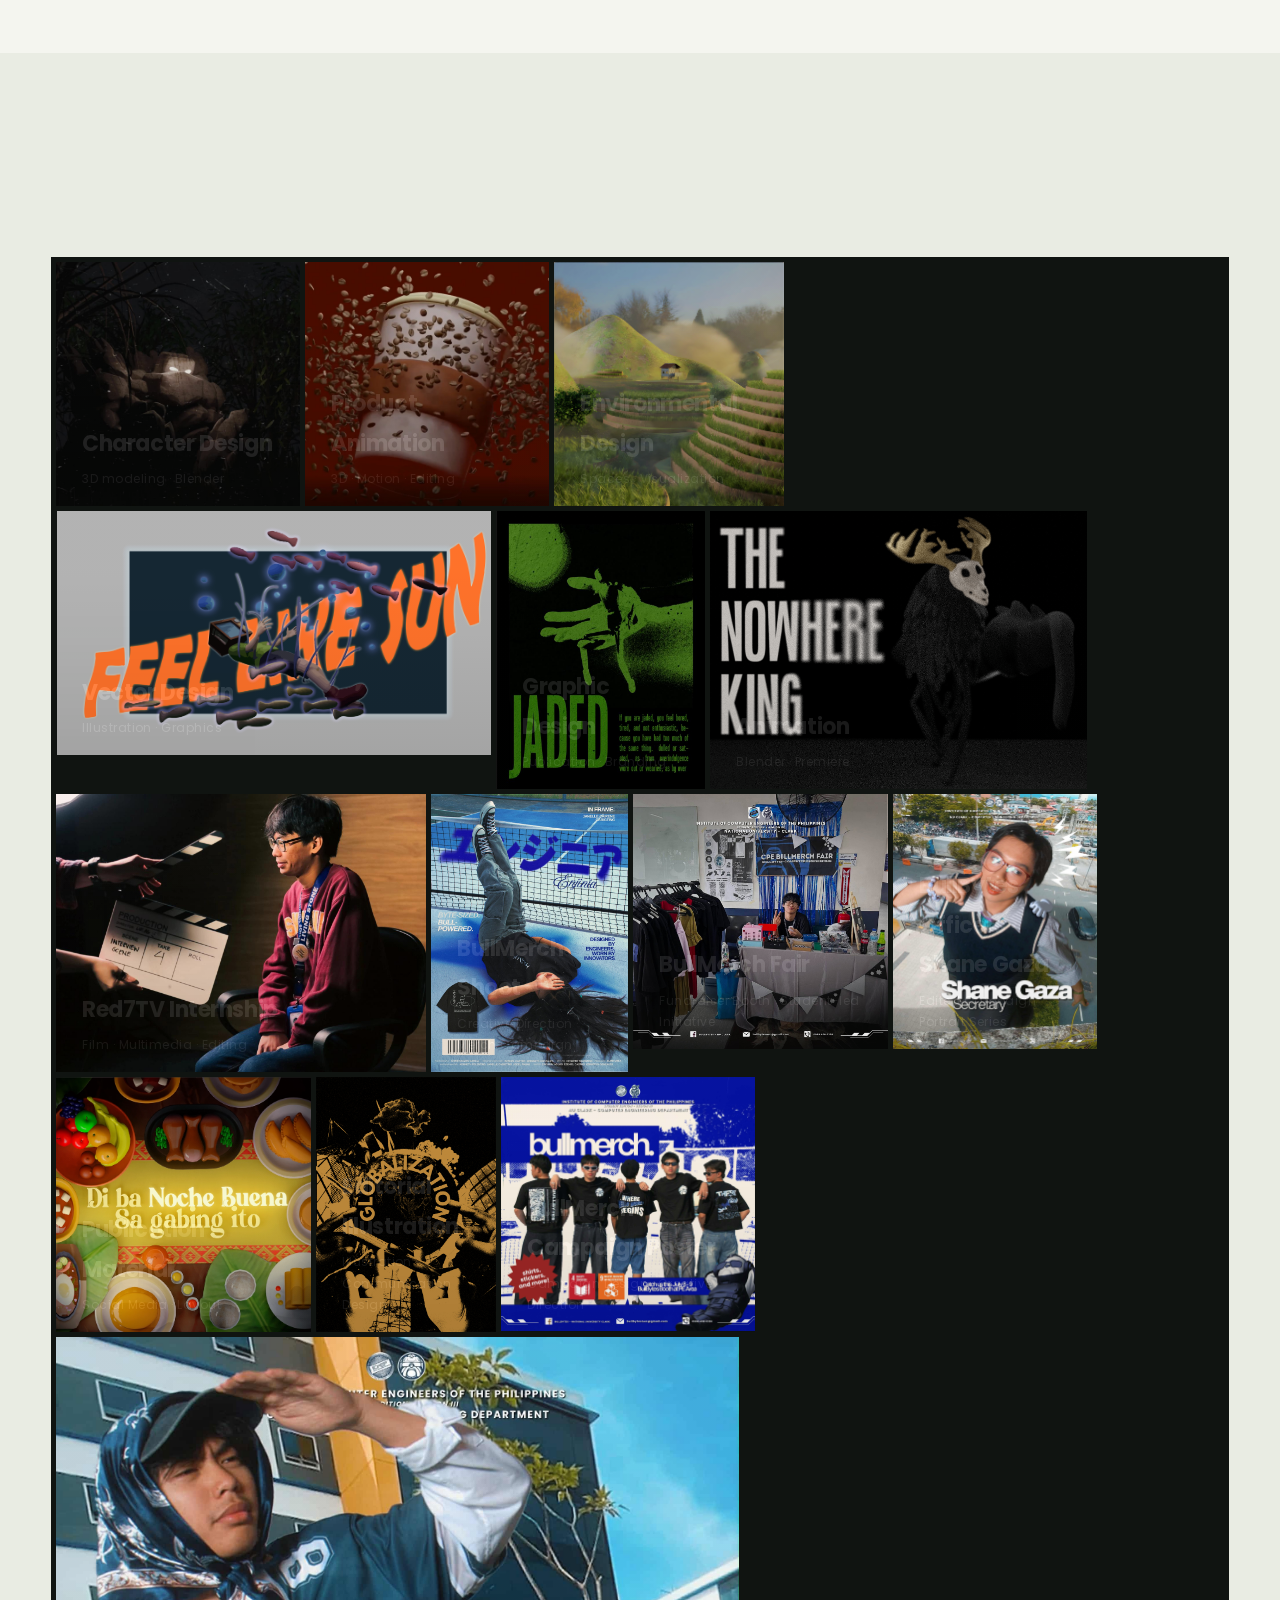
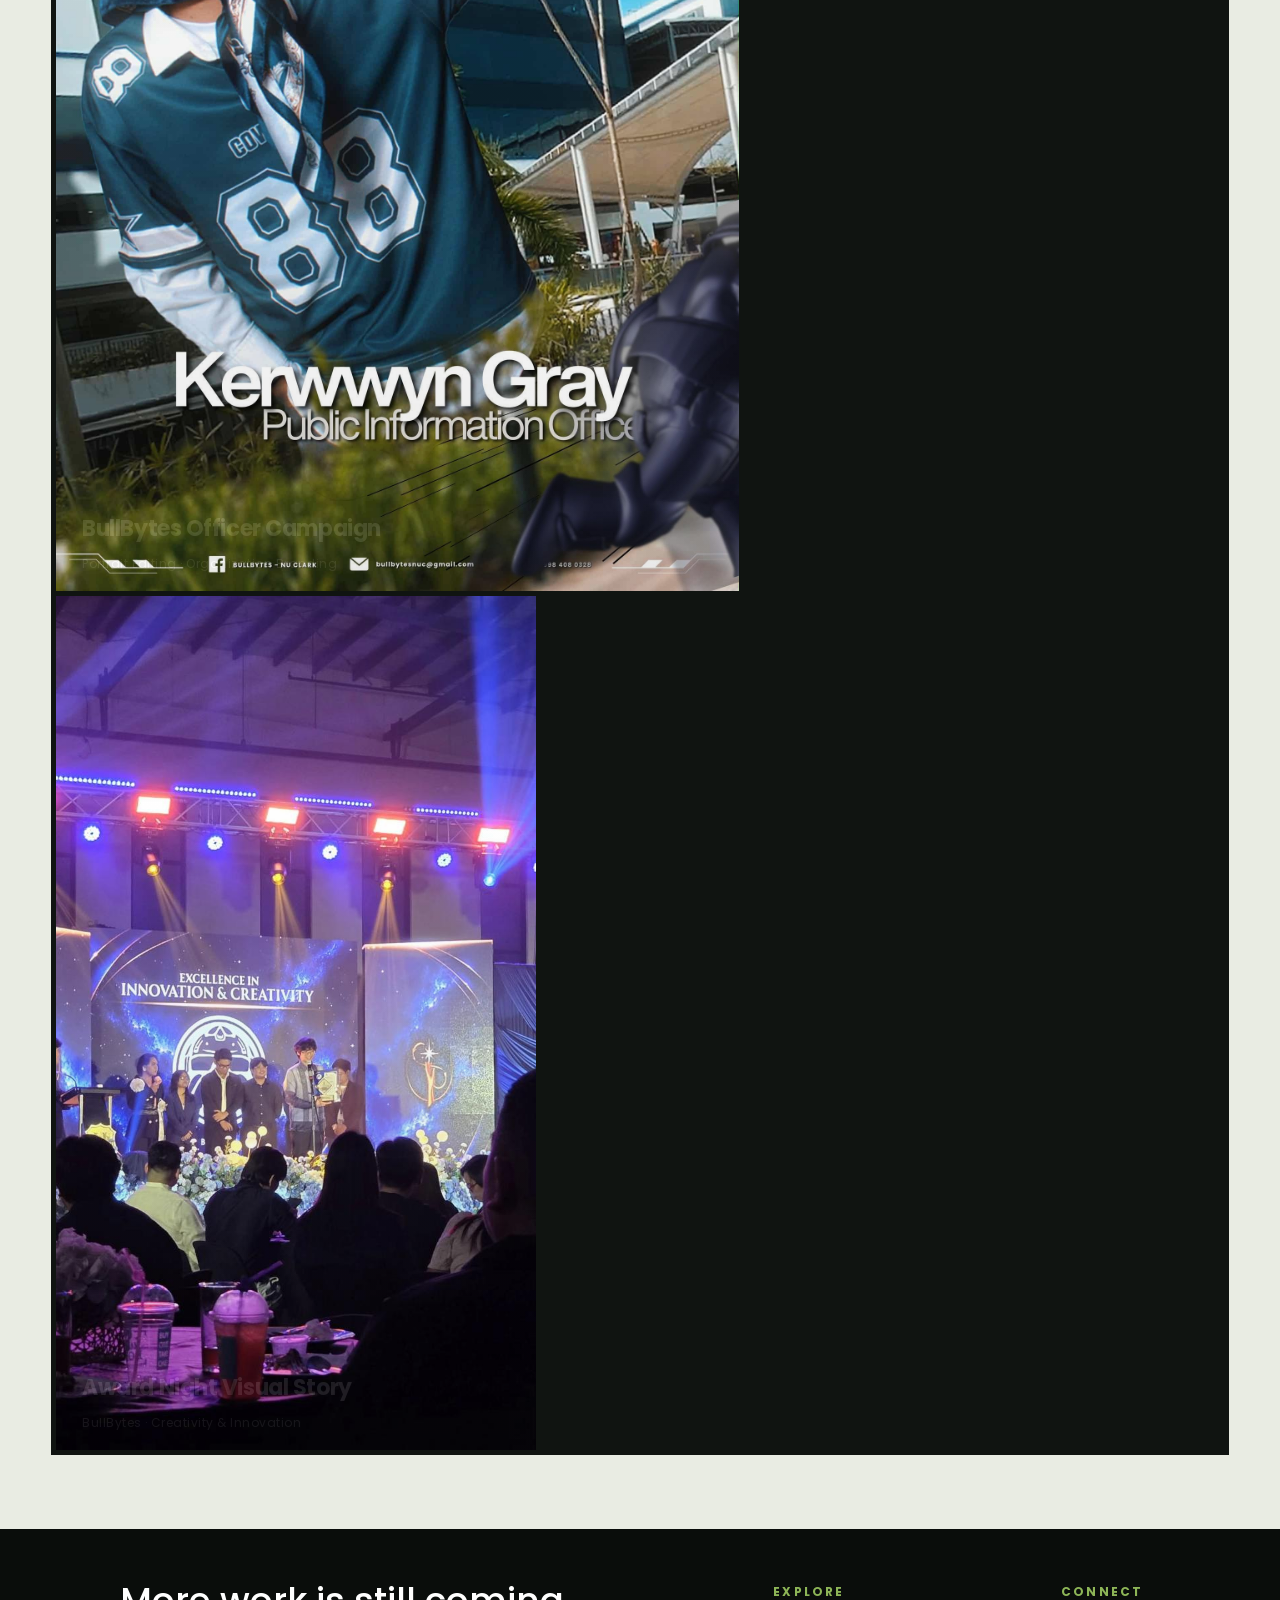
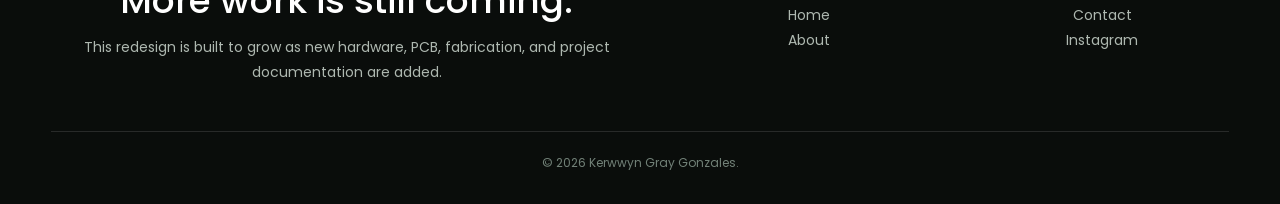
<file: portfolio.html>
<!DOCTYPE html>
<html lang="en">
<head>
  <meta charset="utf-8"><meta http-equiv="X-UA-Compatible" content="IE=edge"><meta name="viewport" content="width=device-width, initial-scale=1">
  <title>Work — Kerwwyn Gray Gonzales</title>
  <link rel="icon" href="img/Kiwi.png" type="image/x-icon"><link href="css/bootstrap.min.css" rel="stylesheet"><link href="ionicons/css/ionicons.min.css" rel="stylesheet"><link href="css/style.css" rel="stylesheet"><link href="css/style-v2.css" rel="stylesheet">
</head>
<body>
  <header class="box-header"><div class="box-logo"><a href="index.html"><img src="img/Kiwi.png" alt="Kerwwyn Gray logo"></a></div><a class="box-primary-nav-trigger" href="#0"><span class="box-menu-text">Menu</span><span class="box-menu-icon"></span></a></header>
  <nav><ul class="box-primary-nav"><li class="box-label">Explore</li><li><a href="index.html">Home</a></li><li><a href="portfolio.html">Selected Work</a> <i class="ion-ios-circle-filled color"></i></li><li><a href="about.html">About Me</a></li><li><a href="contact.html">Contact</a></li></ul></nav>
  <main>
    <section class="v2-shell page-hero reveal"><div class="eyebrow">Work / Archive</div><h1>One portfolio.<br>Many ways to build.</h1><p class="lead">A growing archive spanning engineering, robotics, product design, international innovation, community initiatives, 3D art, animation, graphic design, and multimedia.</p></section>
    <section class="section-v2 compact"><div class="v2-shell">
      <div class="section-head reveal"><div><div class="eyebrow">Engineering & impact</div><h2>Recent work.</h2></div><p>The projects and experiences that best represent what I want to keep building now: assistive technology, sustainability, advocacy, leadership, and international collaboration.</p></div>
      <div class="creative-mosaic work-mosaic reveal">
        <article class="creative-tile is-static"><img src="img/mobicane-home-render.png" alt="MobiCane rendered base concept"><div class="creative-overlay"><span>MobiCane · Bach Khoa Innovation 2026</span><em>Assistive Technology · Grand Finalist · Vietnam</em></div></article>
        <article class="creative-tile is-static"><img src="img/portfolio-2026/yhi-capes.jpg" alt="Young Heroes Initiative group wearing capes"><div class="creative-overlay"><span>Young Heroes Initiative</span><em>Vice President · Child-rights advocacy · One of my proudest highlights</em></div></article>
        <article class="creative-tile is-static"><img src="img/portfolio-2026/commtech-group.jpg" alt="CommTECH international delegate group"><div class="creative-overlay"><span>CommTECH Insight · ITS</span><em>International Delegate · Full Scholarship · Surabaya</em></div></article>
        <article class="creative-tile is-static"><img src="img/portfolio-2026/commtech-classroom.jpg" alt="CommTECH classroom session with international students"><div class="creative-overlay"><span>CommTECH Learning Sessions</span><em>Technology · Research · International Collaboration</em></div></article>
        <article class="creative-tile is-static"><img src="img/portfolio-2026/green-treace-planting.jpg" alt="Green Treace tree planting"><div class="creative-overlay"><span>Green Treace Project</span><em>Environmental Sustainability · Tree Planting · Community Work</em></div></article>
        <article class="creative-tile is-static"><img src="img/portfolio-2026/green-treace.jpg" alt="Green Treace cleanup"><div class="creative-overlay"><span>Green Treace Community Cleanup</span><em>An initiative I want to highlight as I move toward sustainability-focused projects</em></div></article>
        <article class="creative-tile is-static"><img src="img/portfolio-2026/robothon-region.jpg" alt="Robothon"><div class="creative-overlay"><span>ICpEP Region III Robothon Champion</span><em>Robotics · Social Innovation Pitching</em></div></article>
        <article class="creative-tile is-static"><img src="img/portfolio-2026/robothon-national.jpg" alt="Robothon national"><div class="creative-overlay"><span>ICpEP Philippines Robothon</span><em>National 3rd Runner-Up</em></div></article>
        <article class="creative-tile is-static"><img src="img/portfolio-2026/rays-stage.jpg" alt="Rainforest Youth Summit"><div class="creative-overlay"><span>Rainforest Youth Summit</span><em>ASEAN Access Fund Delegate · Malaysia</em></div></article>
        <article class="creative-tile is-static"><img src="img/portfolio-2026/creativity-award.jpg" alt="BullBytes recognition"><div class="creative-overlay"><span>BullBytes NU–Clark</span><em>Excellence in Creativity & Innovation · External Affairs</em></div></article>
        <article class="creative-tile is-static"><img src="img/portfolio-2026/yhi-workshop.jpg" alt="Young Heroes Initiative workshop"><div class="creative-overlay"><span>Young Heroes in Action</span><em>Community Workshop · Youth Advocacy</em></div></article>
        <article class="creative-tile is-static"><img src="img/portfolio-2026/commtech-presentation.png" alt="CommTECH presentation"><div class="creative-overlay"><span>CommTECH Presentation</span><em>Innovation Pitch · International Collaboration</em></div></article>
        <article class="creative-tile is-static"><img src="img/portfolio-2026/mobicane-pitching.jpg" alt="MobiCane in-booth pitching at Bach Khoa Innovation"><div class="creative-overlay"><span>MobiCane in Vietnam</span><em>Bach Khoa Innovation · Booth Pitching</em></div></article>
        <article class="creative-tile is-static"><img src="img/bullbytes-award-stage.jpg" alt="BullBytes award stage"><div class="creative-overlay"><span>BullBytes Recognition</span><em>Excellence in Creativity & Innovation</em></div></article>
      </div>
    </div></section>
    <section class="section-v2 compact" style="background:#e9ece3"><div class="v2-shell"><div class="section-head reveal"><div><div class="eyebrow">Visual archive</div><h2>Creative work.</h2></div><p>The original core of this portfolio, preserved and reframed as part of the larger story — now including creative direction, organization shoots, and visual campaign work.</p></div><div class="creative-mosaic work-mosaic reveal">
      <a class="creative-tile" href="Character Design.html"><img src="img/Rock.jpg" alt=""><div class="creative-overlay"><span>Character Design</span><em>3D modeling · Blender</em></div></a>
      <a class="creative-tile" href="Product Overview Animation.html"><img src="img/Coffee.JPG" alt=""><div class="creative-overlay"><span>Product Animation</span><em>3D · Motion · Editing</em></div></a>
      <a class="creative-tile" href="Environmental Design.html"><img src="img/ENDERUN - Kerwwyn Gonzales - Design Entry (2).png" alt=""><div class="creative-overlay"><span>Environmental Design</span><em>Spaces · Visualization</em></div></a>
      <a class="creative-tile" href="Vector Design.html"><img src="img/Feel like suunn.jpg" alt=""><div class="creative-overlay"><span>Vector Design</span><em>Illustration · Graphics</em></div></a>
      <a class="creative-tile" href="Graphic Design.html"><img src="img/JADED.jpg" alt=""><div class="creative-overlay"><span>Graphic Design</span><em>Publication · Branding</em></div></a>
      <a class="creative-tile" href="Animation.html"><img src="img/The Nowhere King.png" alt=""><div class="creative-overlay"><span>Animation</span><em>Blender · Premiere</em></div></a>
      <article class="creative-tile is-static"><img src="img/portfolio-2026/red7-edit.jpg" alt=""><div class="creative-overlay"><span>Red7TV Internship</span><em>Film · Multimedia · Editing</em></div></article>
      <article class="creative-tile is-static"><img src="img/bullmerch-shoot.jpg" alt=""><div class="creative-overlay"><span>BullMerch Shoot</span><em>Creative Direction · Merch Campaign</em></div></article>
      <article class="creative-tile is-static"><img src="img/bullmerch-booth.jpg" alt=""><div class="creative-overlay"><span>BullMerch Fair</span><em>Fundraiser Booth · Student-led Initiative</em></div></article>
      <article class="creative-tile is-static"><img src="img/bullbytes-shane-gaza.jpg" alt="BullBytes officer edit featuring Shane Gaza"><div class="creative-overlay"><span>BullBytes Officers · Shane Gaza</span><em>Edited Campaign Portrait Series</em></div></article>
      <article class="creative-tile is-static"><img src="img/Noche Buena Pubmat.PNG" alt=""><div class="creative-overlay"><span>Publication Material</span><em>Social Media · Layout</em></div></article>
      <article class="creative-tile is-static"><img src="img/Globalization Illustration.jpg" alt=""><div class="creative-overlay"><span>Editorial Illustration</span><em>Illustration · Communication Design</em></div></article>
      <article class="creative-tile is-static"><img src="img/bullmerch-poster.jpg" alt="BullMerch promotional poster"><div class="creative-overlay"><span>BullMerch Campaign Poster</span><em>Campaign Design · Creative Direction</em></div></article>
      <article class="creative-tile is-static"><img src="img/bullbytes-kerwwyn.jpg" alt="BullBytes officer campaign portrait"><div class="creative-overlay"><span>BullBytes Officer Campaign</span><em>Portrait Editing · Organization Branding</em></div></article>
      <article class="creative-tile is-static"><img src="img/bullbytes-award-stage.jpg" alt="BullBytes award night"><div class="creative-overlay"><span>Award Night Visual Story</span><em>BullBytes · Creativity & Innovation</em></div></article>
    </div></div></section>
  </main>
  <footer class="footer-v2"><div class="v2-shell"><div class="footer-grid"><div><h3>More work is still coming.</h3><p>This redesign is built to grow as new hardware, PCB, fabrication, and project documentation are added.</p></div><div><div class="eyebrow">Explore</div><p><a href="index.html">Home</a><br><a href="about.html">About</a></p></div><div><div class="eyebrow">Connect</div><p><a href="contact.html">Contact</a><br><a href="https://www.instagram.com/kiwi.gnz/?hl=en">Instagram</a></p></div></div><div class="footer-bottom">© <span data-year></span> Kerwwyn Gray Gonzales.</div></div></footer>
  <script src="js/jquery-2.1.1.js"></script><script src="js/bootstrap.min.js"></script><script src="js/menu.js"></script><script src="js/custom.js"></script><script src="js/site-v2.js"></script>
</body></html>
</file>
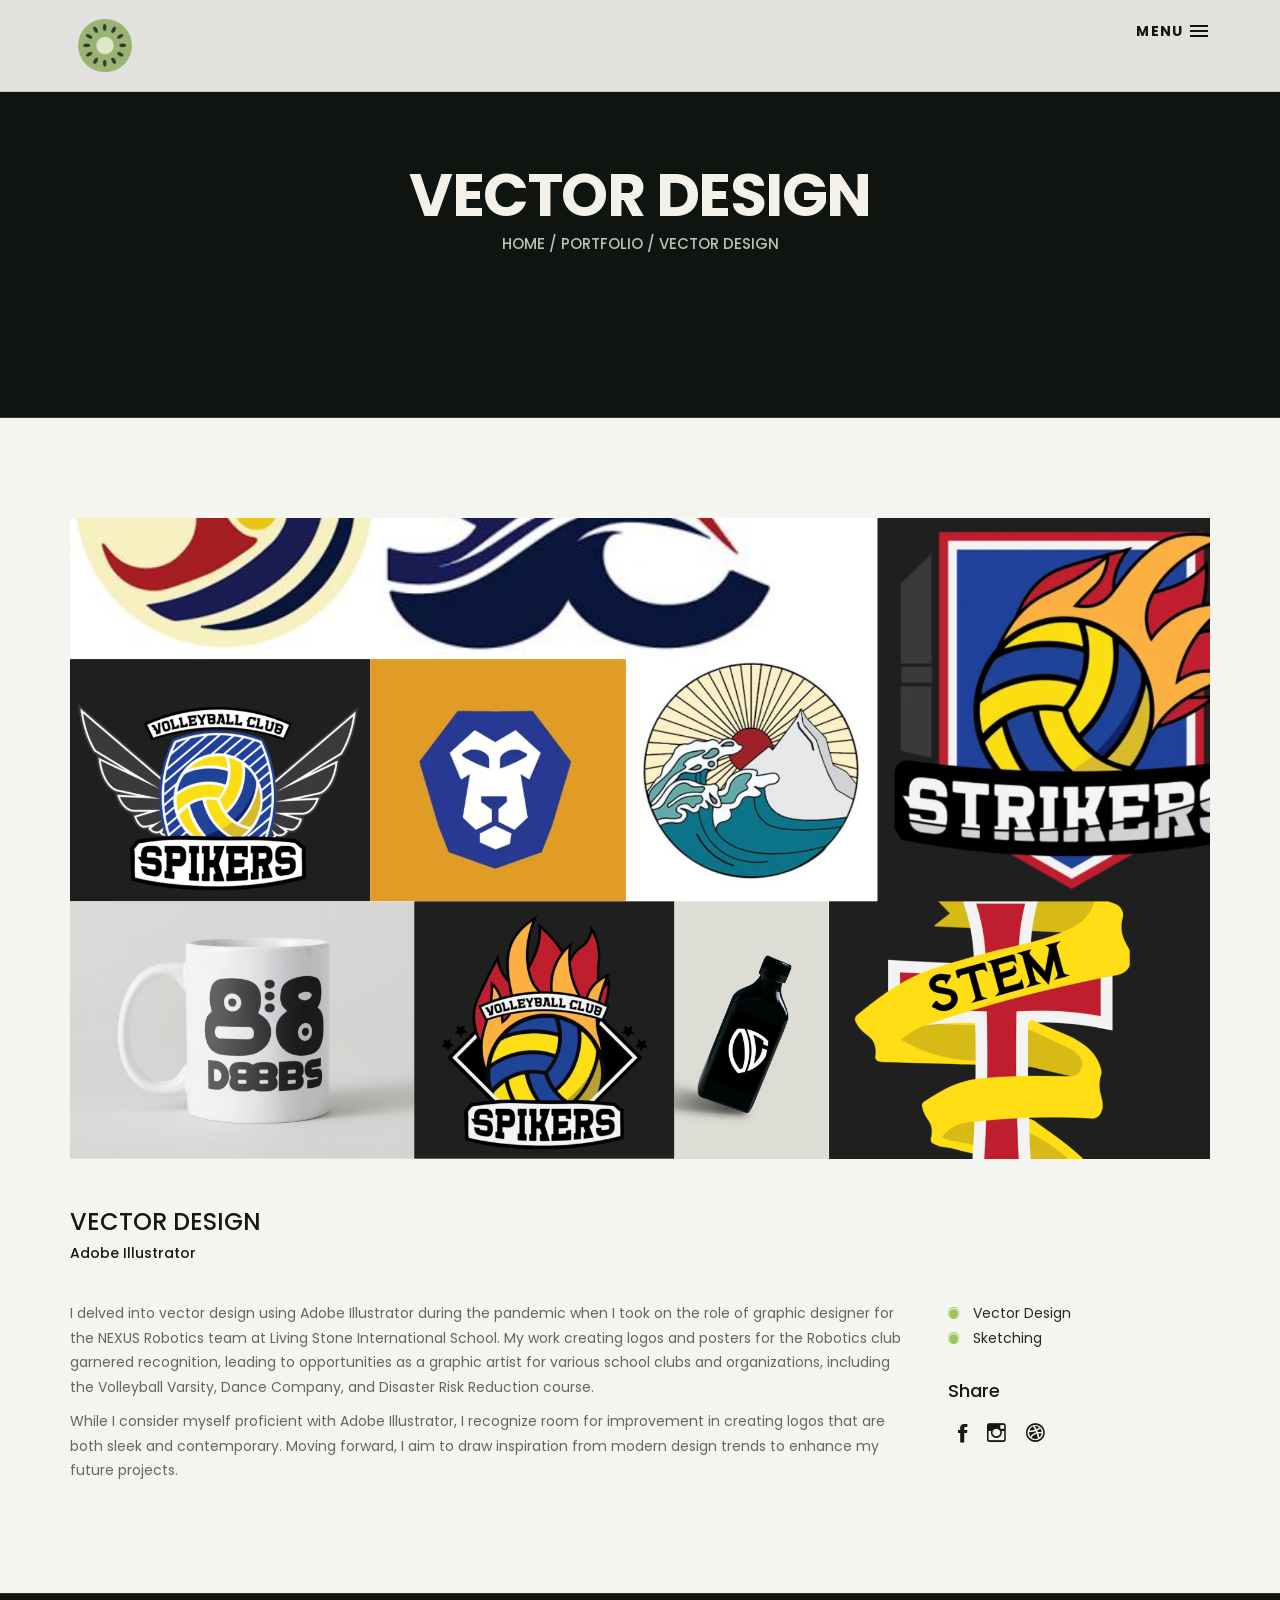
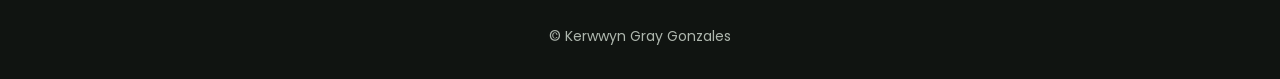
<file: Vector Design.html>
<!DOCTYPE html>
<html lang="en">

<head>
    <meta charset="utf-8">
    <meta http-equiv="X-UA-Compatible" content="IE=edge">
    <meta name="viewport" content="width=device-width, initial-scale=1">
    <!-- The above 3 meta tags *must* come first in the head; any other head content must come *after* these tags -->
    <title>Kerwwyn Gray</title>
    <link rel="icon" href="img/Kiwi.png" type="image/x-icon">

    <!-- Bootstrap -->
    <link href="css/bootstrap.min.css" rel="stylesheet">
    <link href="ionicons/css/ionicons.min.css" rel="stylesheet">

    <!-- main css -->
    <link href="css/style.css" rel="stylesheet">
    <link href="css/style-v2.css" rel="stylesheet">


    <!-- modernizr -->
    <script src="js/modernizr.js"></script>

    <!-- HTML5 shim and Respond.js for IE8 support of HTML5 elements and media queries -->
    <!-- WARNING: Respond.js doesn't work if you view the page via file:// -->
    <!--[if lt IE 9]>
      <script src="https://oss.maxcdn.com/html5shiv/3.7.2/html5shiv.min.js"></script>
      <script src="https://oss.maxcdn.com/respond/1.4.2/respond.min.js"></script>
    <![endif]-->
</head>

<body>

    <!-- Preloader -->
    <div id="preloader">
        <div class="pre-container">
            <div class="spinner">
                <div class="double-bounce1"></div>
                <div class="double-bounce2"></div>
            </div>
        </div>
    </div>
    <!-- end Preloader -->

    <div class="container-fluid">
       <!-- box-header -->
        <header class="box-header">
            <div class="box-logo">
                <a href="index.html"><img src="img/Kiwi.png" width="80" alt="Logo"></a>
            </div>
            <!-- box-nav -->
            <a class="box-primary-nav-trigger" href="#0">
                <span class="box-menu-text">Menu</span><span class="box-menu-icon"></span>
            </a>
            <!-- box-primary-nav-trigger -->
        </header>
        <!-- end box-header -->
        
        <!-- nav -->
        <nav>
            <ul class="box-primary-nav">
                <li class="box-label">About me</li>

                <li><a href="index.html">Intro</a> <i class="ion-ios-circle-filled color"></i></li>
                <li><a href="about.html">About me</a></li>
                <li><a href="img/Gonzales, Kerwwyn Gray - Resume.pdf" download">Resume</a></li>
		<li><a href="img/Gonzales, Kerwwyn Gray - Curriculum Vitae.pdf" download">Curriculum Vitae</a></li>



                <li class="box-label">Follow me</li>

                <li class="box-social"><a href="https://www.facebook.com/kerwwyn.gonzales"><i class="ion-social-facebook"></i></a></li>
                <li class="box-social"><a href="https://www.instagram.com/kiwi.gnz/?hl=en"><i class="ion-social-instagram-outline"></i></a></li>
                <li class="box-social"><a href="#0"><i class="ion-social-twitter"></i></a></li>
                <li class="box-social"><a href="#0"><i class="ion-social-dribbble"></i></a></li>
            </ul>
        </nav>
        <!-- end nav -->
    </div>
    
    <!-- top-bar -->
    <div class="top-bar">
        <h1>Vector Design</h1>
        <p><a href="#">Home</a> / <a href="#">portfolio</a> / Vector Design</p>
    </div>
    <!-- end top-bar -->
    
    <!-- main-container -->
    <div class="container main-container">
        <div class="col-md-12">
            <img src="img/2.png" alt="" class="img-responsive" />
            <div class="h-30"></div>
        </div>

        <div class="col-md-12">
            <h3 class="text-uppercase">Vector Design</h3>
            <h5>Adobe Illustrator</h5>
            <div class="h-30"></div>
        </div>

        <div class="col-md-9">
            <p>I delved into vector design using Adobe Illustrator during the pandemic when I took on the role of graphic designer for the NEXUS Robotics team at Living Stone International School. My work creating logos and posters for the Robotics club garnered recognition, leading to opportunities as a graphic artist for various school clubs and organizations, including the Volleyball Varsity, Dance Company, and Disaster Risk Reduction course.</p>

<p>While I consider myself proficient with Adobe Illustrator, I recognize room for improvement in creating logos that are both sleek and contemporary. Moving forward, I aim to draw inspiration from modern design trends to enhance my future projects. </p>
        </div>

        <div class="col-md-3">
            <ul class="cat-ul">
                <li><i class="ion-ios-circle-filled"></i> Vector Design</li>
                <li><i class="ion-ios-circle-filled"></i> Sketching</li>

            </ul>
            <div class="h-10"></div>
            <h4>Share</h4>
            <ul class="social-ul">
                <li class="box-social"><a href="https://www.facebook.com/kerwwyn.gonzales"><i class="ion-social-facebook"></i></a></li>
                <li class="box-social"><a href="https://www.instagram.com/kiwi.gnz/?hl=en"><i class="ion-social-instagram-outline"></i></a></li>
<ion-icon name="logo-discord"></ion-icon>
                <li class="box-social"><a href="#0"><i class="ion-social-dribbble"></i></a></li>
            </ul>
        </div>
    </div>
    <!-- end main-container -->


    <!-- footer -->
    <footer>
        <div class="container-fluid">
            <p class="copyright">© Kerwwyn Gray Gonzales</p>
        </div>
    </footer>
    <!-- end footer -->
    
    <!-- back to top -->
    <a href="#0" class="cd-top"><i class="ion-android-arrow-up"></i></a>
    <!-- end back to top -->




    <!-- jQuery -->
    <script src="js/jquery-2.1.1.js"></script>
    <!--  plugins -->
    <script src="js/bootstrap.min.js"></script>
    <script src="js/menu.js"></script>
    <script src="js/animated-headline.js"></script>
    <script src="js/isotope.pkgd.min.js"></script>


    <!--  custom script -->
    <script src="js/custom.js"></script>

</body>

</html>
</file>
<file: css/style.css>
/*
* Box Theme
* Created by : Ahmed Eissa
* website : www.ahmedessa.net
* behance : https://www.behance.net/3essa
*/


/* Table of Content
==================================================
	- Google fonts & font family -
	- General -
    - typography -
    - Preloader -
	- Header -
    - box intro section -
    - Portfoilo section -
    - Footer -
    - About page -
    - Services page -
    - contact page -
    - Portfolio single page -
    - Responsive media queries -
*/


/* Google fonts & font family
==================================================*/

@import url(https://fonts.googleapis.com/css?family=Poppins:400,500,600,700);

/* General
==================================================*/

html,
body {
    height: 100%;
    font-family: 'Poppins', sans-serif;
    line-height: 1.8;
    color: #999
}

.splash-screen {
    position: fixed;
    top: 0;
    left: 0;
    width: 100%;
    height: 100%;
    background-color: #98b371;
    display: flex;
    justify-content: center;
    align-items: center;
    z-index: 9999;
    overflow: hidden;
}

.center-circle {
    width: 100px; /* Initial size */
    height: 100px; /* Initial size */
    background-color: #e0e4cc;
    border-radius: 50%;
    position: absolute;
    top: 48%;
    left: 50%;
    transform: translate(-50%, -50%);
    transition: width 2s ease, height 2s ease, top 2s ease, left 2s ease; /* Add transitions for size and position */
    z-index: 1000; /* Ensure the circle is above other elements */
}

.seed {
    width: 20px;
    height: 40px;
    background-color: #333;
    border-radius: 50%;
    position: absolute;
    transform: translate(-50%, -50%) scale(0);
    transition: top 2s ease, left 2s ease, transform 2s ease;
    z-index: 999; /* Ensure seeds are below the circle */
}

/* Adjust animation delays as needed */
.seed1 { animation-delay: 0s; }
.seed2 { animation-delay: 0.1s; }
.seed3 { animation-delay: 0.3s; }
.seed4 { animation-delay: 0.5s; }
.seed5 { animation-delay: 0.7s; }
.seed6 { animation-delay: 0.9s; }
.seed7 { animation-delay: 1.1s; }
.seed8 { animation-delay: 1.3s; }
.seed9 { animation-delay: 1.5s; }
.seed10 { animation-delay: 1.7s; }
.seed11 { animation-delay: 1.9s; }
.seed12 { animation-delay: 2.1s; }

.main-content {
    opacity: 0;
    transform: translateY(100%); /* Start off-screen */
    transition: opacity 1s ease, transform 1s ease; /* Transition opacity and transform */
}

.main-content.show {
    opacity: 1;
    transform: translateY(0); /* Slide in to viewport */
}


.show {
    display: block;
}

.fade-out {
    opacity: 0;
    transition: opacity 1s ease;
}

.no-padding {
    padding-left: 0;
    padding-right: 0;
}

.no-padding [class^="col-"] {
    padding-left: 0;
    padding-right: 0;
}

.main-container {
    padding: 100px 0;
}

.center {
    text-align: center;
}

a {
    -webkit-transition: all .3s;
    transition: all .3s
}

.uppercase {
    text-transform: uppercase;
}

.h-30 {
    height: 30px
}

.h-10 {
    height: 10px
}

.color {
    color: #ffbf00;
    font-size: 11px;
}


/* typography
==================================================*/

h1 {
    color: #393939;
    font-size: 60px;
    text-transform: uppercase;
}

h3 {
    color: #393939;
}

h5 {
    color: #ffbf00;
}


/* preloader
==================================================*/

#preloader {
    position: fixed;
    top: 0;
    left: 0;
    right: 0;
    bottom: 0;
    background-color: #f5f5f5;
    /* change if the mask should be a color other than white */
    z-index: 1000;
    /* makes sure it stays on top */
}

.pre-container {
    position: absolute;
    left: 50%;
    top: 50%;
    bottom: auto;
    right: auto;
    -webkit-transform: translateX(-50%) translateY(-50%);
    transform: translateX(-50%) translateY(-50%);
    text-align: center;
}

.spinner {
    width: 40px;
    height: 40px;
    position: relative;
    margin: 100px auto;
}

.double-bounce1,
.double-bounce2 {
    width: 100%;
    height: 100%;
    border-radius: 50%;
    background-color: #ffbf00;
    opacity: 0.6;
    position: absolute;
    top: 0;
    left: 0;
    -webkit-animation: bounce 2.0s infinite ease-in-out;
    animation: bounce 2.0s infinite ease-in-out;
}

.double-bounce2 {
    -webkit-animation-delay: -1.0s;
    animation-delay: -1.0s;
}

@-webkit-keyframes bounce {
    0%,
    100% {
        -webkit-transform: scale(0.0)
    }
    50% {
        -webkit-transform: scale(1.0)
    }
}

@keyframes bounce {
    0%,
    100% {
        transform: scale(0.0);
        -webkit-transform: scale(0.0);
    }
    50% {
        transform: scale(1.0);
        -webkit-transform: scale(1.0);
    }
}


/* headr
==================================================*/

.box-header {
    position: absolute;
    top: 0;
    left: 0;
    background: rgba(255, 255, 255, 0.95);
    height: 50px;
    width: 100%;
    z-index: 3;
    box-shadow: 0 1px 2px rgba(0, 0, 0, 0.3);
    -webkit-font-smoothing: antialiased;
    -moz-osx-font-smoothing: grayscale;
}

.box-header {
    height: 80px;
    background: transparent;
    box-shadow: none;
}

.box-header {
    -webkit-transition: background-color 0.3s;
    transition: background-color 0.3s;
    -webkit-transform: translate3d(0, 0, 0);
    transform: translate3d(0, 0, 0);
    -webkit-backface-visibility: hidden;
    backface-visibility: hidden;
}

.box-header.is-fixed {
    position: fixed;
    top: -80px;
    background-color: rgba(255, 255, 255, 0.96);
    -webkit-transition: -webkit-transform 0.3s;
    transition: -webkit-transform 0.3s;
    transition: transform 0.3s;
    transition: transform 0.3s, -webkit-transform 0.3s;
}

.box-header.is-visible {
    -webkit-transform: translate3d(0, 100%, 0);
    transform: translate3d(0, 100%, 0);
}

.box-header.menu-is-open {
    background-color: rgba(255, 255, 255, 0.96);
}

.box-logo {
    display: block;
    padding: 20px;
}

.box-primary-nav-trigger {
    position: absolute;
    right: 0;
    top: 0;
    height: 100%;
    width: 50px;
    background-color: #fff;
}

.box-primary-nav-trigger .box-menu-text {
    color: #393939;
    text-transform: uppercase;
    font-weight: 700;
    display: none;
}

.box-primary-nav-trigger .box-menu-icon {
    display: inline-block;
    position: absolute;
    left: 50%;
    top: 50%;
    bottom: auto;
    right: auto;
    -webkit-transform: translateX(-50%) translateY(-50%);
    transform: translateX(-50%) translateY(-50%);
    width: 18px;
    height: 2px;
    background-color: #393939;
    -webkit-transition: background-color 0.3s;
    transition: background-color 0.3s;
    list-style: none;
}

.box-primary-nav-trigger .box-menu-icon::before,
.box-primary-nav-trigger .box-menu-icon:after {
    content: '';
    width: 100%;
    height: 100%;
    position: absolute;
    background-color: #393939;
    right: 0;
    -webkit-transition: -webkit-transform .3s, top .3s, background-color 0s;
    -webkit-transition: top .3s, background-color 0s, -webkit-transform .3s;
    transition: top .3s, background-color 0s, -webkit-transform .3s;
    transition: transform .3s, top .3s, background-color 0s;
    transition: transform .3s, top .3s, background-color 0s, -webkit-transform .3s;
}

.box-primary-nav-trigger .box-menu-icon::before {
    top: -5px;
}

.box-primary-nav-trigger .box-menu-icon::after {
    top: 5px;
}

.box-primary-nav-trigger .box-menu-icon.is-clicked {
    background-color: rgba(255, 255, 255, 0);
}

.box-primary-nav-trigger .box-menu-icon.is-clicked::before,
.box-primary-nav-trigger .box-menu-icon.is-clicked::after {
    background-color: 393939;
}

.box-primary-nav-trigger .box-menu-icon.is-clicked::before {
    top: 0;
    -webkit-transform: rotate(135deg);
    transform: rotate(135deg);
}

.box-primary-nav-trigger .box-menu-icon.is-clicked::after {
    top: 0;
    -webkit-transform: rotate(225deg);
    transform: rotate(225deg);
}

.box-primary-nav-trigger {
    width: 100px;
    padding-left: 1em;
    background-color: transparent;
    height: 30px;
    line-height: 30px;
    right: 10px;
    top: 50%;
    bottom: auto;
    -webkit-transform: translateY(-50%);
    transform: translateY(-50%);
}

.box-primary-nav-trigger .box-menu-text {
    display: inline-block;
}

.box-primary-nav-trigger .box-menu-icon {
    left: auto;
    right: 1em;
    -webkit-transform: translateX(0) translateY(-50%);
    transform: translateX(0) translateY(-50%);
}

.box-primary-nav {
    position: fixed;
    left: 0;
    top: 0;
    height: 100%;
    width: 100%;
    background: rgba(0, 0, 0, 0.96);
    z-index: 2;
    text-align: center;
    padding: 50px 0;
    -webkit-backface-visibility: hidden;
    backface-visibility: hidden;
    overflow: auto;
    -webkit-overflow-scrolling: touch;
    -webkit-transform: translateY(-100%);
    transform: translateY(-100%);
    -webkit-transition-property: -webkit-transform;
    transition-property: -webkit-transform;
    transition-property: transform;
    transition-property: transform, -webkit-transform;
    -webkit-transition-duration: 0.4s;
    transition-duration: 0.4s;
    list-style: none;
}

.box-primary-nav li {
    font-size: 22px;
    font-size: 1.375rem;
    font-weight: 300;
    -webkit-font-smoothing: antialiased;
    -moz-osx-font-smoothing: grayscale;
    margin: .2em 0;
    text-transform: capitalize;
}

.box-primary-nav a {
    display: inline-block;
    padding: .4em 1em;
    border-radius: 0.25em;
    -webkit-transition: all 0.2s;
    transition: all 0.2s;
    color: #fff;
    text-decoration: none;
    font-weight: bold;
}
.box-primary-nav a:focus {
    outline: none;
}

.no-touch .box-primary-nav a:hover {
    text-decoration: none;
    color: #ddd;
}

.box-primary-nav .box-label {
    color: #ffbf00;
    text-transform: uppercase;
    font-weight: 700;
    font-size: 17px;
    margin: 2.4em 0 .8em;
}

.box-primary-nav .box-social {
    display: inline-block;
    margin: 10px .4em;
}

.box-primary-nav .box-social a {
    width: 30px;
    height: 30px;
    padding: 0;
    font-size: 30px
}

.box-primary-nav.is-visible {
    -webkit-transform: translateY(0);
    transform: translateY(0);
}

.box-primary-nav {
    padding: 150px 0 0;
}

.box-primary-nav li {
    font-size: 18px;
}


/* box-intro
==================================================*/

.box-intro {
    text-align: center;
    display: table;
    height: 100vh;
    width: 100%;
}

.box-intro .table-cell {
    display: table-cell;
    vertical-align: middle;
}

.box-intro em {
    font-style: normal;
    text-transform: uppercase
}

b i:last-child {
    color: #ffbf00 !important;
}

.box-intro h5 {
    letter-spacing: 4px;
    text-transform: uppercase;
    color: #999;
    line-height: 1.7
}


/* mouse effect */

.mouse {
    position: absolute;
    width: 22px;
    height: 42px;
    bottom: 40px;
    left: 50%;
    margin-left: -12px;
    border-radius: 15px;
    border: 2px solid #888;
    -webkit-animation: intro 1s;
    animation: intro 1s;
}

.scroll {
    display: block;
    width: 3px;
    height: 3px;
    margin: 6px auto;
    border-radius: 4px;
    background: #888;
    -webkit-animation: finger 2s infinite;
    animation: finger 2s infinite;
}

@-webkit-keyframes intro {
    0% {
        opacity: 0;
        -webkit-transform: translateY(40px);
        transform: translateY(40px);
    }
    100% {
        opacity: 1;
        -webkit-transform: translateY(0);
        transform: translateY(0);
    }
}

@keyframes intro {
    0% {
        opacity: 0;
        -webkit-transform: translateY(40px);
        transform: translateY(40px);
    }
    100% {
        opacity: 1;
        -webkit-transform: translateY(0);
        transform: translateY(0);
    }
}

@-webkit-keyframes finger {
    0% {
        opacity: 1;
    }
    100% {
        opacity: 0;
        -webkit-transform: translateY(20px);
        transform: translateY(20px);
    }
}

@keyframes finger {
    0% {
        opacity: 1;
    }
    100% {
        opacity: 0;
        -webkit-transform: translateY(20px);
        transform: translateY(20px);
    }
}


/* text rotate */

.box-headline {
    font-size: 130px;
    line-height: 1.0;
}

.box-words-wrapper {
    display: inline-block;
    position: relative;
}

.box-words-wrapper b {
    display: inline-block;
    position: absolute;
    white-space: nowrap;
    left: 0;
    top: 0;
}

.box-words-wrapper b.is-visible {
    position: relative;
}

.no-js .box-words-wrapper b {
    opacity: 0;
}

.no-js .box-words-wrapper b.is-visible {
    opacity: 1;
}

.box-headline.rotate-2 .box-words-wrapper {
    -webkit-perspective: 300px;
    perspective: 300px;
}

.box-headline.rotate-2 i,
.box-headline.rotate-2 em {
    display: inline-block;
    -webkit-backface-visibility: hidden;
    backface-visibility: hidden;
}

.box-headline.rotate-2 b {
    opacity: 0;
}

.box-headline.rotate-2 i {
    -webkit-transform-style: preserve-3d;
    transform-style: preserve-3d;
    -webkit-transform: translateZ(-20px) rotateX(90deg);
    transform: translateZ(-20px) rotateX(90deg);
    opacity: 0;
}

.is-visible .box-headline.rotate-2 i {
    opacity: 1;
}

.box-headline.rotate-2 i.in {
    -webkit-animation: box-rotate-2-in 0.4s forwards;
    animation: box-rotate-2-in 0.4s forwards;
}

.box-headline.rotate-2 i.out {
    -webkit-animation: box-rotate-2-out 0.4s forwards;
    animation: box-rotate-2-out 0.4s forwards;
}

.box-headline.rotate-2 em {
    -webkit-transform: translateZ(20px);
    transform: translateZ(20px);
}

.no-csstransitions .box-headline.rotate-2 i {
    -webkit-transform: rotateX(0deg);
    transform: rotateX(0deg);
    opacity: 0;
}

.no-csstransitions .box-headline.rotate-2 i em {
    -webkit-transform: scale(1);
    transform: scale(1);
}

.no-csstransitions .box-headline.rotate-2 .is-visible i {
    opacity: 1;
}

@-webkit-keyframes box-rotate-2-in {
    0% {
        opacity: 0;
        -webkit-transform: translateZ(-20px) rotateX(90deg);
    }
    60% {
        opacity: 1;
        -webkit-transform: translateZ(-20px) rotateX(-10deg);
    }
    100% {
        opacity: 1;
        -webkit-transform: translateZ(-20px) rotateX(0deg);
    }
}

@keyframes box-rotate-2-in {
    0% {
        opacity: 0;
        -webkit-transform: translateZ(-20px) rotateX(90deg);
        transform: translateZ(-20px) rotateX(90deg);
    }
    60% {
        opacity: 1;
        -webkit-transform: translateZ(-20px) rotateX(-10deg);
        transform: translateZ(-20px) rotateX(-10deg);
    }
    100% {
        opacity: 1;
        -webkit-transform: translateZ(-20px) rotateX(0deg);
        transform: translateZ(-20px) rotateX(0deg);
    }
}

@-webkit-keyframes box-rotate-2-out {
    0% {
        opacity: 1;
        -webkit-transform: translateZ(-20px) rotateX(0);
    }
    60% {
        opacity: 0;
        -webkit-transform: translateZ(-20px) rotateX(-100deg);
    }
    100% {
        opacity: 0;
        -webkit-transform: translateZ(-20px) rotateX(-90deg);
    }
}

@keyframes box-rotate-2-out {
    0% {
        opacity: 1;
        -webkit-transform: translateZ(-20px) rotateX(0);
        transform: translateZ(-20px) rotateX(0);
    }
    60% {
        opacity: 0;
        -webkit-transform: translateZ(-20px) rotateX(-100deg);
        transform: translateZ(-20px) rotateX(-100deg);
    }
    100% {
        opacity: 0;
        -webkit-transform: translateZ(-20px) rotateX(-90deg);
        transform: translateZ(-20px) rotateX(-90deg);
    }
}


/* portfolio section
==================================================*/

.portfolio .categories-grid span {
    font-size: 30px;
    margin-bottom: 30px;
    display: inline-block;
}

.portfolio .categories-grid .categories ul li {
    list-style: none;
    margin: 20px 0;
}

.portfolio .categories-grid .categories ul li a {
    display: inline-block;
    color: #60606e;
    padding: 0 10px;
    margin: 0 10px;
    -webkit-transition: all .2s ease-in-out .2s;
    transition: all .2s ease-in-out .2s;
}

.portfolio .categories-grid .categories ul li a:hover,
.portfolio .categories-grid .categories ul li a:focus {
    text-decoration: none;
}

.portfolio .categories-grid .categories ul li a.active {
    margin-left: 0;
    background-color: #ffbf00;
    padding: 0px 20px;
    color: white;
    border-radius: 25px;
    text-decoration: none;
}

.portfolio_filter {
    padding-left: 0;
}

.portfolio_item {
    position: relative;
    overflow: hidden;
    display: block;
}

.portfolio_item .portfolio_item_hover {
    position: absolute;
    top: 0px;
    left: 0px;
    height: 100%;
    width: 100%;
    background-color: rgba(0, 0, 0, .8);
    -webkit-transform: translate(-100%);
    transform: translate(-100%);
    opacity: 0;
    -webkit-transition: all .2s ease-in-out;
    transition: all .2s ease-in-out;
}

.portfolio_item .portfolio_item_hover .item_info {
    text-align: center;
    position: absolute;
    top: 50%;
    left: 50%;
    -webkit-transform: translate(-50%, -50%);
    transform: translate(-50%, -50%);
    padding: 10px;
    width: 100%;
    font-weight: bold;
}

.portfolio_item .portfolio_item_hover .item_info span {
    display: block;
    color: #fff;
    font-size: 18px;
    -webkit-transform: translateX(-100px);
    transform: translateX(-100px);
    -webkit-transition: all .2s ease-in-out .2s;
    transition: all .2s ease-in-out .2s;
    opacity: 0;
}

.portfolio_item .portfolio_item_hover .item_info em {
    font-style: normal;
    display: inline-block;
    background-color: #ffbf00;
    padding: 5px 20px;
    border-radius: 25px;
    color: #333;
    margin-top: 10px;
    -webkit-transform: translateX(-100px);
    transform: translateX(-100px);
    -webkit-transition: all .3s ease-in-out .3s;
    transition: all .3s ease-in-out .3s;
    opacity: 0;
    font-size: 10px;
    letter-spacing: 2px;
}

.portfolio_item:hover .portfolio_item_hover {
    opacity: 1;
    -webkit-transform: translateX(0);
    transform: translateX(0);
}

.portfolio_item:hover .item_info em,
.portfolio_item:hover .item_info span {
    opacity: 1;
    -webkit-transform: translateX(0);
    transform: translateX(0);
}

.portfolio .categories-grid .categories ul li {
    float: left;
}

.portfolio .categories-grid .categories ul li a {
    padding: 0 10px;
    -webkit-transition: all .2s ease-in-out .2s;
    transition: all .2s ease-in-out .2s;
}

.portfolio_filter {
    padding-left: 0;
    display: inline-block;
    margin: 0 auto;
    text-align: center;
    margin-bottom: 50px;
}

.portfolio-inner {
    padding-bottom: 0 !important;
    padding-top: 55px;
}


/* footer
==================================================*/

footer {
    padding: 30px 0;
    text-align: center;
    background: #f5f5f5
}

.copyright {
    color: #ccc;
    margin-bottom: 0;
}

footer img {
    margin: 0 auto;
}


/* backto top
==================================================*/

.cd-top {
    display: inline-block;
    height: 40px;
    width: 40px;
    position: fixed;
    bottom: 20px;
    line-height: 40px;
    font-size: 20px;
    right: 10px;
    text-align: center;
    color: #fff;
    background: rgba(255, 191, 0, 0.8);
    visibility: hidden;
    opacity: 0;
    -webkit-transition: opacity .3s 0s, visibility 0s .3s;
    transition: opacity .3s 0s, visibility 0s .3s;
}

.cd-top.cd-is-visible,
.cd-top.cd-fade-out,
.no-touch .cd-top:hover {
    -webkit-transition: opacity .3s 0s, visibility 0s 0s;
    transition: opacity .3s 0s, visibility 0s 0s;
}

.cd-top.cd-is-visible {
    /* the button becomes visible */
    visibility: visible;
    opacity: 1;
}

.cd-top.cd-fade-out {
    opacity: .5;
}

.no-touch .cd-top:hover,
.no-touch .cd-top:focus {
    background-color: #ffbf00;
    opacity: 1;
    color: #fff;
}


/* About page
==================================================*/

.top-bar {
    color: #333;
    padding: 150px 0 150px;
    background: -webkit-linear-gradient( rgba(255, 255, 255, .8), rgba(255, 255, 255, .8)), url(../img/01.jpg);
    background: linear-gradient( rgba(255, 255, 255, .8), rgba(255, 255, 255, .8)), url(../img/01.jpg);
    background-size: cover;
    background-attachment: fixed;
    background-position: center center;
    text-align: center;
}

.top-bar h1 {
    font-size: 60px;
    text-transform: uppercase;
    font-weight: 700;
    color: #999;
    line-height: 50px;
}

.top-bar p {
    font-size: 15px;
    text-transform: uppercase;
    font-weight: 500;
    color: #777;
}

.top-bar p a {
    color: #777;
}

.top-bar p a:hover,
.top-bar p a:focus {
    color: #555;
    text-decoration: none;
}

.social-ul {
    list-style: none;
    display: inline-block;
    padding-left: 0;
}

.social-ul li {
    margin: 0 10px;
    float: left;
}

.social-ul li a {
    font-size: 25px;
    color: #555;
    -webkit-transition: all .3s;
    transition: all .3s;
}

.social-ul li a:hover {
    color: #888;
}


/* Services page
==================================================*/

.size-50 {
    font-size: 50px;
}

.service-box {
    margin-bottom: 30px;
}

.service-box h3 {
    margin-top: 0;
}


/* contact page
==================================================*/

.details-text i {
    margin-right: 10px;
}

.textarea-contact {
    height: 200px;
    width: 100%;
    border: solid 1px rgba(0, 0, 0, .1);
    position: relative;
}

.textarea-contact textarea {
    height: 100%;
    width: 100%;
    border: 0;
    padding: 20px;
    background-color: transparent;
    float: left;
    z-index: 2;
    font-size: 14px;
    color: #9a9a9a;
    resize: none;
}

.textarea-contact > span {
    position: absolute;
    top: 20px;
    left: 20px;
    -webkit-transform: translateY(-50%);
    transform: translateY(-50%);
    font-size: 12px;
    text-transform: uppercase;
    color: #cdcdcd;
    -webkit-transition: all .2s ease-in-out;
    transition: all .2s ease-in-out;
    z-index: 1;
}

.input-contact {
    height: 40px;
    width: 100%;
    border: solid 1px rgba(0, 0, 0, .1);
    position: relative;
    margin-bottom: 30px;
}

.input-contact input[type="text"] {
    height: 100%;
    width: 100%;
    border: 0;
    padding: 0 20px;
    float: left;
    position: relative;
    background-color: transparent;
    z-index: 2;
    font-size: 14px;
    color: #9a9a9a;
}

.input-contact > span {
    position: absolute;
    top: 50%;
    left: 20px;
    -webkit-transform: translateY(-50%);
    transform: translateY(-50%);
    font-size: 12px;
    text-transform: uppercase;
    color: #cdcdcd;
    -webkit-transition: all .2s ease-in-out;
    transition: all .2s ease-in-out;
    z-index: 1;
}

.input-contact > span.active,
.textarea-contact > span.active {
    color: #ffbf00;
    font-size: 10px;
    top: 0px;
    left: 5px;
    background-color: #fff;
    padding: 5px
}

input:focus,
textarea:focus {
    outline: none;
}

.contact-info {
    margin-top: 20px;
}

.contact-info i {
    height: 30px;
    width: 30px;
    display: inline-block;
    background: #ffbf00;
    text-align: center;
    line-height: 33px;
    margin-right: 10px;
    color: #fff;
    font-size: 21px;
}

.contact-info p {
    display: inline-block;
    margin-right: 20px;
}

.btn-box {
    background: #ffbf00;
    padding: 10px 50px;
    border-radius: 0;
    color: #fff;
    margin-top: 20px;
    text-transform: uppercase;
    letter-spacing: 2px;
    font-weight: 500;
}

.btn-box:hover,
.btn-box:focus {
    background: #F5B700;
    color: #fff;
}


/* single project page
==================================================*/

.cat-ul {
    padding-left: 0;
    list-style: none
}

.cat-ul li i {
    margin-right: 10px;
    color: #ffbf00;
}


/* Responsive media queries
==================================================*/

@media (max-width: 991px) {
    .portfolio .categories-grid span {
        margin-bottom: 0;
        text-align: center;
        width: 100%;
    }
    .portfolio .categories-grid .categories ul li {
        text-align: center;
    }
    .portfolio .categories-grid .categories ul li a {
        margin-left: 0;
    }
    .col-md-6 h3 {
        margin-top: 30px;
    }
}

@media only screen and (max-width: 670px) {
    .box-headline {
        font-size: 100px;
    }
    .box-intro h5 {
        font-size: 12px;
    }
    .box-primary-nav a {
        padding: 5px 1em;
        font-size: 14px;
    }
    .box-primary-nav {
        padding: 80px 0 0;
    }
    .box-primary-nav .box-social a {
        font-size: 23px;
    }
    .top-bar h1 {
        font-size: 40px;
        line-height: 30px;
    }
    .portfolio .categories-grid .categories ul li {
        float: none;
    }
}

@media only screen and (max-width: 520px) {
    .box-headline {
        font-size: 80px;
    }
    .box-intro h5 {
        font-size: 12px;
    }
    .main-container {
        padding: 50px 0;
    }
}

@media only screen and (max-width: 420px) {
    .box-headline {
        font-size: 50px;
    }
    .box-intro h5 {
        font-size: 12px;
    }
    .top-bar h1 {
        font-size: 30px;
        line-height: 30px;
    }
}
</file>
<file: css/style-v2.css>
:root{
  --ink:#111612;
  --ink-2:#192019;
  --paper:#f4f5ef;
  --paper-2:#e9ece3;
  --muted:#69736b;
  --kiwi:#b7d87c;
  --kiwi-deep:#8db557;
  --line:rgba(17,22,18,.12);
  --white:#fff;
}
html{scroll-behavior:smooth}
body{background:var(--paper);color:var(--ink);font-family:"Poppins",Arial,sans-serif;overflow-x:hidden}
a{color:inherit}.main-content{display:block!important}
.box-header{height:92px;background:rgba(244,245,239,.92);backdrop-filter:blur(18px);border-bottom:1px solid var(--line);padding:0 4.5vw;display:flex;align-items:center;justify-content:space-between;position:fixed!important;top:0;left:0;right:0;z-index:1000}
.box-logo img{width:54px!important;height:54px;object-fit:contain}.box-primary-nav-trigger{position:relative!important;right:auto!important;top:auto!important}.box-menu-text{color:var(--ink)!important;font-weight:600;letter-spacing:.08em}.box-menu-icon,.box-menu-icon::before,.box-menu-icon::after{background:var(--ink)!important}
.box-primary-nav{background:rgba(17,22,18,.98)!important}.box-primary-nav a,.box-primary-nav .box-label{color:#fff}.box-primary-nav .color{color:var(--kiwi)!important}
.v2-shell{max-width:1420px;margin:0 auto;padding:0 4vw}.eyebrow{text-transform:uppercase;letter-spacing:.18em;font-size:12px;font-weight:700;color:var(--kiwi-deep)}
.hero-v2{min-height:88vh;padding:150px 0 74px;display:grid;grid-template-columns:1.05fr .95fr;gap:56px;align-items:center}.hero-v2 h1{font-size:clamp(56px,7vw,110px);line-height:.9;letter-spacing:-.055em;margin:14px 0 28px;font-weight:800}.hero-v2 h1 span{color:var(--kiwi-deep)}.hero-v2 p{font-size:20px;line-height:1.7;color:#4d5a50;max-width:700px}.hero-actions{display:flex;gap:14px;flex-wrap:wrap;margin-top:34px}.btn-v2{display:inline-flex;align-items:center;gap:10px;padding:14px 22px;border:1px solid var(--ink);border-radius:999px;font-weight:700;transition:.25s}.btn-v2.primary{background:var(--ink);color:#fff}.btn-v2.primary:hover{background:var(--kiwi);color:var(--ink);border-color:var(--kiwi)}.btn-v2:hover{text-decoration:none;transform:translateY(-2px)}
.hero-collage{display:grid;grid-template-columns:1.15fr .85fr;grid-template-rows:290px 210px;gap:12px}.hero-collage figure{margin:0;overflow:hidden;border-radius:24px;background:#dfe4d8;position:relative}.hero-collage figure:first-child{grid-row:1/3}.hero-collage img{width:100%;height:100%;object-fit:cover;transition:.5s}.hero-collage figure:hover img{transform:scale(1.035)}.hero-note{position:absolute;left:16px;bottom:16px;background:rgba(17,22,18,.86);color:white;padding:10px 12px;border-radius:12px;font-size:12px;backdrop-filter:blur(8px)}
.identity-strip{background:var(--ink);color:white}.identity-grid{display:grid;grid-template-columns:repeat(5,1fr);gap:0}.identity-item{padding:24px;border-right:1px solid rgba(255,255,255,.12)}.identity-item:last-child{border-right:0}.identity-item strong{display:block;font-size:15px}.identity-item span{display:block;color:#aeb8b0;font-size:12px;margin-top:5px}
.section-v2{padding:96px 0}.section-v2.compact{padding:74px 0}.section-head{display:flex;align-items:end;justify-content:space-between;gap:20px;margin-bottom:34px}.section-head h2{font-size:clamp(38px,5vw,68px);line-height:1;letter-spacing:-.04em;margin:6px 0 0}.section-head p{max-width:520px;color:var(--muted);font-size:16px}.text-link{font-weight:700;border-bottom:1px solid var(--ink);padding-bottom:4px}.text-link:hover{text-decoration:none;color:var(--kiwi-deep)}
.feature-grid{display:grid;grid-template-columns:repeat(12,1fr);gap:18px}.project-card{position:relative;overflow:hidden;border-radius:24px;min-height:330px;background:#d8ddd3;color:white;isolation:isolate}.project-card.large{grid-column:span 7;min-height:550px}.project-card.tall{grid-column:span 5;min-height:550px}.project-card.third{grid-column:span 4;min-height:390px}.project-card img{position:absolute;inset:0;width:100%;height:100%;object-fit:cover;transition:.55s;z-index:-2}.project-card:after{content:"";position:absolute;inset:0;background:linear-gradient(to top,rgba(7,10,8,.86) 0%,rgba(7,10,8,.18) 58%,rgba(7,10,8,.04));z-index:-1}.project-card:hover img{transform:scale(1.04)}.project-content{position:absolute;left:0;right:0;bottom:0;padding:28px}.project-content h3{font-size:30px;margin:8px 0 5px;letter-spacing:-.025em;color:white}.project-content p{color:rgba(255,255,255,.78);margin:0;max-width:600px}.tags{display:flex;gap:7px;flex-wrap:wrap}.tag{font-size:10px;text-transform:uppercase;letter-spacing:.08em;padding:6px 9px;border-radius:999px;background:rgba(255,255,255,.16);backdrop-filter:blur(8px)}
.archive-grid{display:grid;grid-template-columns:repeat(4,1fr);gap:18px}.archive-card{background:white;border:1px solid var(--line);border-radius:20px;overflow:hidden;transition:.25s}.archive-card:hover{transform:translateY(-4px);box-shadow:0 16px 35px rgba(17,22,18,.08)}.archive-card img{width:100%;aspect-ratio:4/3;object-fit:cover}.archive-card .body{padding:18px}.archive-card h4{font-size:18px;margin:0 0 6px}.archive-card p{color:var(--muted);font-size:13px;margin:0}
.beyond{background:var(--ink);color:#fff}.beyond .section-head h2{color:#fff}.beyond .section-head p{color:#b8c0ba}.timeline-v2{display:grid;grid-template-columns:repeat(4,1fr);gap:14px}.timeline-item{border:1px solid rgba(255,255,255,.14);border-radius:18px;padding:22px;background:rgba(255,255,255,.04)}.timeline-item .year{color:var(--kiwi);font-size:12px;font-weight:800;letter-spacing:.12em;text-transform:uppercase}.timeline-item h4{color:white;font-size:19px;margin:10px 0 8px}.timeline-item p{color:#aeb8b0;font-size:13px;line-height:1.6}.timeline-item img{width:100%;height:150px;object-fit:cover;border-radius:12px;margin-bottom:15px}
.stats{display:grid;grid-template-columns:repeat(4,1fr);border-top:1px solid rgba(255,255,255,.12);margin-top:52px}.stat{padding:30px 20px 0 0}.stat strong{font-size:40px;color:white}.stat span{display:block;color:#9fa9a2;font-size:12px;margin-top:3px}
.footer-v2{background:#0a0d0b;color:white;padding:52px 0 30px}.footer-grid{display:grid;grid-template-columns:1.4fr .6fr .6fr;gap:40px}.footer-v2 h3{font-size:36px;margin:0 0 14px;color:white}.footer-v2 p,.footer-v2 a{color:#aeb8b0}.footer-v2 a:hover{color:var(--kiwi);text-decoration:none}.footer-bottom{border-top:1px solid rgba(255,255,255,.12);padding-top:20px;margin-top:36px;color:#718077;font-size:12px}
.page-hero{padding:160px 0 70px}.page-hero h1{font-size:clamp(52px,7vw,96px);line-height:.95;letter-spacing:-.055em;margin:10px 0 24px}.page-hero .lead{font-size:21px;line-height:1.7;color:#59645c;max-width:900px}.about-grid{display:grid;grid-template-columns:.8fr 1.2fr;gap:48px;align-items:start}.about-photo{position:sticky;top:120px}.about-photo img{width:100%;border-radius:28px;aspect-ratio:4/5;object-fit:cover}.about-copy h2{font-size:42px;letter-spacing:-.035em}.about-copy p{font-size:17px;line-height:1.8;color:#566158}.mini-grid{display:grid;grid-template-columns:repeat(2,1fr);gap:14px;margin-top:30px}.mini-card{background:white;border:1px solid var(--line);border-radius:16px;padding:20px}.mini-card strong{display:block}.mini-card span{font-size:13px;color:var(--muted)}
.cv-timeline{margin-top:45px;border-top:1px solid var(--line)}.cv-row{display:grid;grid-template-columns:160px 1fr;gap:25px;padding:26px 0;border-bottom:1px solid var(--line)}.cv-row .date{font-size:12px;font-weight:700;color:var(--kiwi-deep);text-transform:uppercase;letter-spacing:.1em}.cv-row h4{font-size:20px;margin:0 0 5px}.cv-row p{font-size:14px;margin:0;color:var(--muted)}
.reveal{opacity:0;transform:translateY(18px);transition:.7s ease}.reveal.visible{opacity:1;transform:none}
@media(max-width:1000px){.hero-v2{grid-template-columns:1fr;padding-top:135px}.hero-collage{min-height:500px}.identity-grid{grid-template-columns:repeat(2,1fr)}.identity-item{border-bottom:1px solid rgba(255,255,255,.12)}.project-card.large,.project-card.tall{grid-column:span 12}.project-card.third{grid-column:span 6}.archive-grid{grid-template-columns:repeat(2,1fr)}.timeline-v2{grid-template-columns:repeat(2,1fr)}.about-grid{grid-template-columns:1fr}.about-photo{position:relative;top:auto;max-width:540px}}
@media(max-width:640px){.box-header{height:74px;padding:0 22px}.box-logo img{width:44px!important;height:44px}.v2-shell{padding:0 20px}.hero-v2{padding:115px 0 55px;gap:30px}.hero-v2 h1{font-size:52px}.hero-v2 p{font-size:17px}.hero-collage{grid-template-columns:1fr 1fr;grid-template-rows:280px 170px}.identity-grid{grid-template-columns:1fr}.project-card.large,.project-card.tall,.project-card.third{grid-column:span 12;min-height:390px}.archive-grid,.timeline-v2,.stats,.footer-grid,.mini-grid{grid-template-columns:1fr}.section-v2{padding:72px 0}.section-head{align-items:start;flex-direction:column}.cv-row{grid-template-columns:1fr;gap:7px}.page-hero{padding:120px 0 50px}}

/* Home splash — preserves the original kiwi-seed concept while matching v2 */
.splash-screen { background: #8ea86b; }
.splash-screen .center-circle { background: #f3f2e9; box-shadow: 0 0 0 1px rgba(21,29,24,.04); }
.splash-screen .seed { background: #18201b; }
@media (prefers-reduced-motion: reduce) {
  .splash-screen { display: none !important; }
  .main-content { opacity: 1 !important; transform: none !important; }
  body { overflow: auto !important; }
}

/* Homepage + work tiled galleries — edge-to-edge rows with no empty desktop cells */
.creative-home-section{background:#e9ece3;padding:92px 0 0;overflow:hidden}
.creative-home-head{display:flex;align-items:flex-end;justify-content:space-between;gap:50px;margin-bottom:34px}
.creative-home-head h2{font-size:clamp(38px,5vw,68px);line-height:.98;letter-spacing:-.045em;margin:8px 0 0;max-width:760px}
.creative-home-head p{max-width:500px;color:var(--muted);font-size:15px;line-height:1.75;margin:0}
.creative-mosaic{display:flex!important;flex-wrap:wrap;align-items:flex-start;justify-content:flex-start;gap:5px;background:#101411;padding:5px;overflow:hidden}
.creative-tile{position:relative;overflow:hidden;background:#171c18;color:#fff;display:block;text-decoration:none;box-sizing:border-box;flex:0 0 auto;min-width:0;max-width:none;height:auto;margin:0;border-radius:0}
.creative-tile img{width:100%;height:100%;object-fit:contain;object-position:center;display:block;background:#101411;transition:transform .55s cubic-bezier(.2,.7,.2,1),filter .45s ease}
.creative-tile.is-static{cursor:default}
.creative-mosaic.justified-ready .creative-tile{transition:width .25s ease,height .25s ease}
.creative-overlay{position:absolute;inset:0;display:flex;flex-direction:column;justify-content:flex-end;padding:26px;background:linear-gradient(to top,rgba(5,8,6,.88) 0%,rgba(5,8,6,.26) 48%,rgba(5,8,6,.03) 76%);opacity:.1;transition:opacity .35s ease}
.creative-overlay:before{content:"";position:absolute;inset:13px;border:1px solid rgba(255,255,255,.32);transform:scale(.97);opacity:0;transition:.35s}
.creative-overlay span,.creative-overlay em{position:relative;z-index:1;transform:translateY(10px);transition:transform .35s ease}
.creative-overlay span{font-size:22px;font-weight:700;letter-spacing:-.02em}
.creative-overlay em{font-style:normal;font-size:12px;letter-spacing:.04em;color:rgba(255,255,255,.72);margin-top:5px}
.creative-tile:hover img{transform:scale(1.045);filter:saturate(.92)}
.creative-tile:hover .creative-overlay{opacity:1}
.creative-tile:hover .creative-overlay:before{transform:scale(1);opacity:1}
.creative-tile:hover .creative-overlay span,.creative-tile:hover .creative-overlay em{transform:translateY(0)}
.creative-home-footer{display:flex;align-items:center;justify-content:space-between;gap:30px;padding-top:30px;padding-bottom:78px}
.creative-home-footer p{max-width:580px;color:var(--muted);margin:0}
.work-mosaic{margin-top:10px}
.work-mosaic .creative-tile{height:auto}
/* Give portraits a slightly higher focal point so faces survive the crop. */
.creative-tile img[src*="shane"],.creative-tile img[src*="officer"],.creative-tile img[src*="portrait"]{object-position:center 28%}
@media(hover:none){.creative-overlay{opacity:1}.creative-overlay:before{opacity:.55;transform:none}.creative-overlay span,.creative-overlay em{transform:none}}
@media(max-width:1000px){.creative-home-head{align-items:flex-start;flex-direction:column;gap:16px}.creative-home-footer{align-items:flex-start;flex-direction:column}}
@media(max-width:640px){.creative-home-section{padding-top:70px}.creative-mosaic{gap:3px;padding:3px}.creative-tile{flex-basis:100%;min-width:100%;height:300px}.work-mosaic .creative-tile{height:auto}.creative-overlay{opacity:1;padding:20px}.creative-overlay:before{inset:10px;opacity:.45;transform:none}.creative-overlay span,.creative-overlay em{transform:none}.creative-home-footer{padding-top:24px;padding-bottom:60px}}


/* Homepage gallery: natural-ratio balanced masonry.
   This intentionally does NOT use the justified-row algorithm used on Work. */
.home-mosaic{
  display:block!important;
  column-count:5;
  column-gap:5px;
  padding:5px;
  background:#101411;
  overflow:visible;
}
.home-mosaic .creative-tile{
  display:block!important;
  width:100%!important;
  height:auto!important;
  min-width:0!important;
  margin:0 0 5px!important;
  break-inside:avoid;
  -webkit-column-break-inside:avoid;
  page-break-inside:avoid;
}
.home-mosaic .creative-tile img{
  display:block;
  width:100%!important;
  height:auto!important;
  object-fit:contain!important;
  background:#101411;
}
@media(max-width:1200px){.home-mosaic{column-count:4}}
@media(max-width:900px){.home-mosaic{column-count:3}}
@media(max-width:640px){
  .home-mosaic{column-count:1;column-gap:3px;padding:3px}
  .home-mosaic .creative-tile{margin-bottom:3px!important}
}

/* Unified legacy page theme */

/* Older project pages now share the same palette as the redesigned portfolio. */
.top-bar{background:#101411!important;color:#f4f1e8!important;border-bottom:1px solid rgba(155,196,92,.25)!important}
.top-bar h1{color:#f4f1e8!important;letter-spacing:-.025em}
.top-bar p,.top-bar a{color:#b9c1b8!important}
.top-bar a:hover{color:#9bc45c!important}
.main-container{color:#232a24}
.main-container h1,.main-container h2,.main-container h3,.main-container h4,.main-container h5{color:#141915}
.main-container p{color:#5f695f;line-height:1.75}
.cat-ul li i,.color{color:#9bc45c!important}
.social-ul a{color:#141915!important}.social-ul a:hover{color:#789c3f!important}
footer:not(.footer-v2){background:#101411!important;border-top:1px solid rgba(155,196,92,.18)!important}
footer:not(.footer-v2) .copyright{color:#aeb7ae!important}
.cd-top{background:#9bc45c!important;color:#101411!important}
.box-primary-nav{background:#101411!important}
.box-primary-nav .box-label{color:#9bc45c!important}
.box-primary-nav a{color:#f4f1e8!important}
.box-primary-nav a:hover{color:#9bc45c!important}
#preloader{background:#f4f1e8!important}
.double-bounce1,.double-bounce2{background-color:#9bc45c!important}
.legacy-instagram-note{font-size:13px;color:#6c766d;margin-top:20px}

/* MobiCane image framing */
.hero-collage img[src*="mobicane-home-render"]{object-position:center 56%}
.project-card img[src*="mobicane-pitching"]{object-position:center 42%}
.creative-tile img[src*="mobicane-home-render"]{object-position:center 52%}
.creative-tile img[src*="mobicane-pitching"]{object-position:center 45%}

/* Responsive animation carousel — restored from the original portfolio */
.animation-showcase{background:#111612;color:#f3f3eb;overflow:hidden}
.animation-showcase .section-head h2{color:#f3f3eb}
.animation-showcase .section-head p{color:rgba(243,243,235,.62)}
.animation-carousel{position:relative;overflow:hidden;border-radius:28px;background:#080b09;border:1px solid rgba(255,255,255,.08);box-shadow:0 24px 70px rgba(0,0,0,.2)}
.animation-track{display:flex;transition:transform .6s cubic-bezier(.2,.7,.2,1);will-change:transform}
.animation-slide{min-width:100%;padding:12px}
.animation-video-wrap{position:relative;width:100%;aspect-ratio:16/9;overflow:hidden;border-radius:19px;background:#000}
.animation-frame{position:absolute;inset:0;width:100%;height:100%;border:0;display:block}
.animation-caption{display:flex;gap:20px;align-items:flex-start;padding:22px 18px 15px}
.animation-caption>span{font-size:12px;letter-spacing:.12em;color:#b9e77f;font-weight:700;padding-top:6px}
.animation-caption h3{font-size:26px;color:#fff;margin:0 0 4px;letter-spacing:-.025em}
.animation-caption p{margin:0;color:rgba(255,255,255,.58);font-size:13px}
.animation-arrow{position:absolute;top:calc(50% - 34px);width:48px;height:48px;border:1px solid rgba(255,255,255,.2);border-radius:50%;background:rgba(10,14,11,.72);backdrop-filter:blur(10px);color:#fff;font-size:21px;z-index:5;display:flex;align-items:center;justify-content:center;transition:.25s}
.animation-arrow:hover{background:#b9e77f;color:#111612;border-color:#b9e77f}
.animation-prev{left:24px}.animation-next{right:24px}
.animation-dots{display:flex;justify-content:center;gap:8px;padding:0 0 24px}
.animation-dots button{width:8px;height:8px;border:0;border-radius:999px;padding:0;background:rgba(255,255,255,.24);transition:.25s}
.animation-dots button.active{width:28px;background:#b9e77f}
.animation-footer{display:flex;justify-content:space-between;align-items:center;gap:24px;margin-top:26px}
.animation-footer p{margin:0;color:rgba(243,243,235,.58)}
.animation-showcase .btn-v2{border-color:rgba(255,255,255,.2);color:#f3f3eb}
.animation-showcase .btn-v2:hover{background:#b9e77f;color:#111612;border-color:#b9e77f}
@media(max-width:700px){.animation-slide{padding:6px}.animation-carousel{border-radius:19px}.animation-video-wrap{border-radius:14px}.animation-caption{padding:16px 10px 12px;gap:13px}.animation-caption h3{font-size:20px}.animation-arrow{width:40px;height:40px;top:calc(50% - 48px)}.animation-prev{left:13px}.animation-next{right:13px}.animation-footer{align-items:flex-start;flex-direction:column}.animation-dots{padding-bottom:18px}}
</file>
